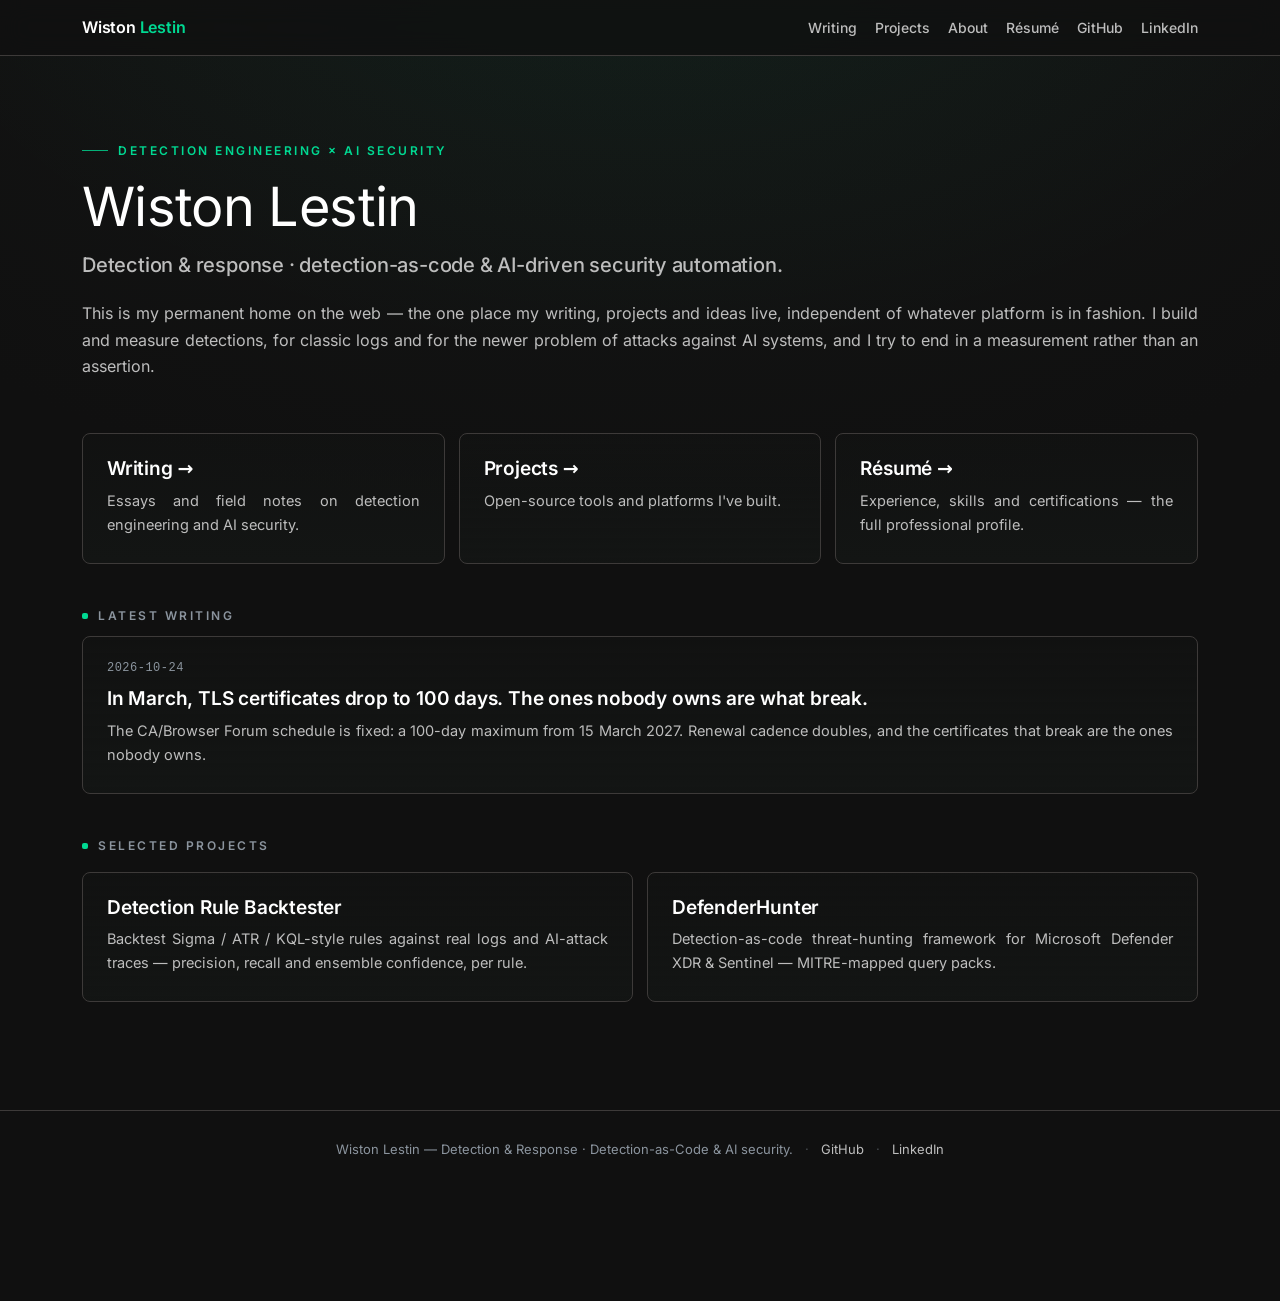
<file: index.html>
<!doctype html>
<html lang="en">
<head>
  <meta charset="utf-8">
  <meta name="viewport" content="width=device-width, initial-scale=1">
  <title>Wiston Lestin — Detection engineering &amp; AI security</title>
  <meta name="description" content="Wiston Lestin — detection & response, detection-as-code and AI-driven security automation. Writing, projects, and ideas, in one permanent home.">
  <link rel="icon" href="data:image/svg+xml,<svg xmlns='http://www.w3.org/2000/svg' viewBox='0 0 100 100'><text y='.9em' font-size='90'>🛰️</text></svg>">
  <link rel="alternate" type="application/rss+xml" title="Wiston Lestin — Writing" href="/feed.xml">
  <link rel="stylesheet" href="/style.css">
</head>
<body>
  <header class="site">
    <div class="wrap wide">
      <a class="brand" href="/">Wiston <span class="dot">Lestin</span></a>
      <nav>
        <a href="/writing.html">Writing</a>
        <a href="/projects.html">Projects</a>
        <a href="/about.html">About</a>
        <a href="/resume.html">Résumé</a>
        <a href="https://github.com/wislest">GitHub</a>
        <a href="https://www.linkedin.com/in/wiston-lestin">LinkedIn</a>
      </nav>
    </div>
  </header>

  <main>
    <div class="wrap wide">
      <section class="hero">
        <p class="eyebrow">Detection engineering × AI security</p>
        <h1>Wiston Lestin</h1>
        <p class="role">Detection &amp; response · detection-as-code &amp; AI-driven security automation.</p>
        <p>This is my permanent home on the web — the one place my writing, projects and
        ideas live, independent of whatever platform is in fashion. I build and measure
        detections, for classic logs and for the newer problem of attacks against AI
        systems, and I try to end in a measurement rather than an assertion.</p>
      </section>

      <div class="grid three">
        <a class="card" href="/writing.html">
          <h3>Writing →</h3>
          <p class="excerpt">Essays and field notes on detection engineering and AI security.</p>
        </a>
        <a class="card" href="/projects.html">
          <h3>Projects →</h3>
          <p class="excerpt">Open-source tools and platforms I've built.</p>
        </a>
        <a class="card" href="/resume.html">
          <h3>Résumé →</h3>
          <p class="excerpt">Experience, skills and certifications — the full professional profile.</p>
        </a>
      </div>

      <p class="section-label">Latest writing</p>
      <a class="card" href="/posts/certificates-100-days-march-2027.html">
        <div class="date mono">2026-10-24</div>
        <h3>In March, TLS certificates drop to 100 days. The ones nobody owns are what break.</h3>
        <p class="excerpt">The CA/Browser Forum schedule is fixed: a 100-day maximum from 15 March 2027. Renewal cadence doubles, and the certificates that break are the ones nobody owns.</p>
      </a>

      <p class="section-label">Selected projects</p>
      <div class="grid two">
        <a class="card" href="/projects.html">
          <h3>Detection Rule Backtester</h3>
          <p class="excerpt">Backtest Sigma / ATR / KQL-style rules against real logs and AI-attack traces — precision, recall and ensemble confidence, per rule.</p>
        </a>
        <a class="card" href="/projects.html">
          <h3>DefenderHunter</h3>
          <p class="excerpt">Detection-as-code threat-hunting framework for Microsoft Defender XDR &amp; Sentinel — MITRE-mapped query packs.</p>
        </a>
      </div>
    </div>
  </main>

  <footer class="site">
    <div class="wrap wide">
      <span>Wiston Lestin — Detection &amp; Response · Detection-as-Code &amp; AI security.</span>
      <span class="sep">·</span>
      <a href="https://github.com/wislest">GitHub</a>
      <span class="sep">·</span>
      <a href="https://www.linkedin.com/in/wiston-lestin">LinkedIn</a>
    </div>
  </footer>
</body>
</html>
</file>
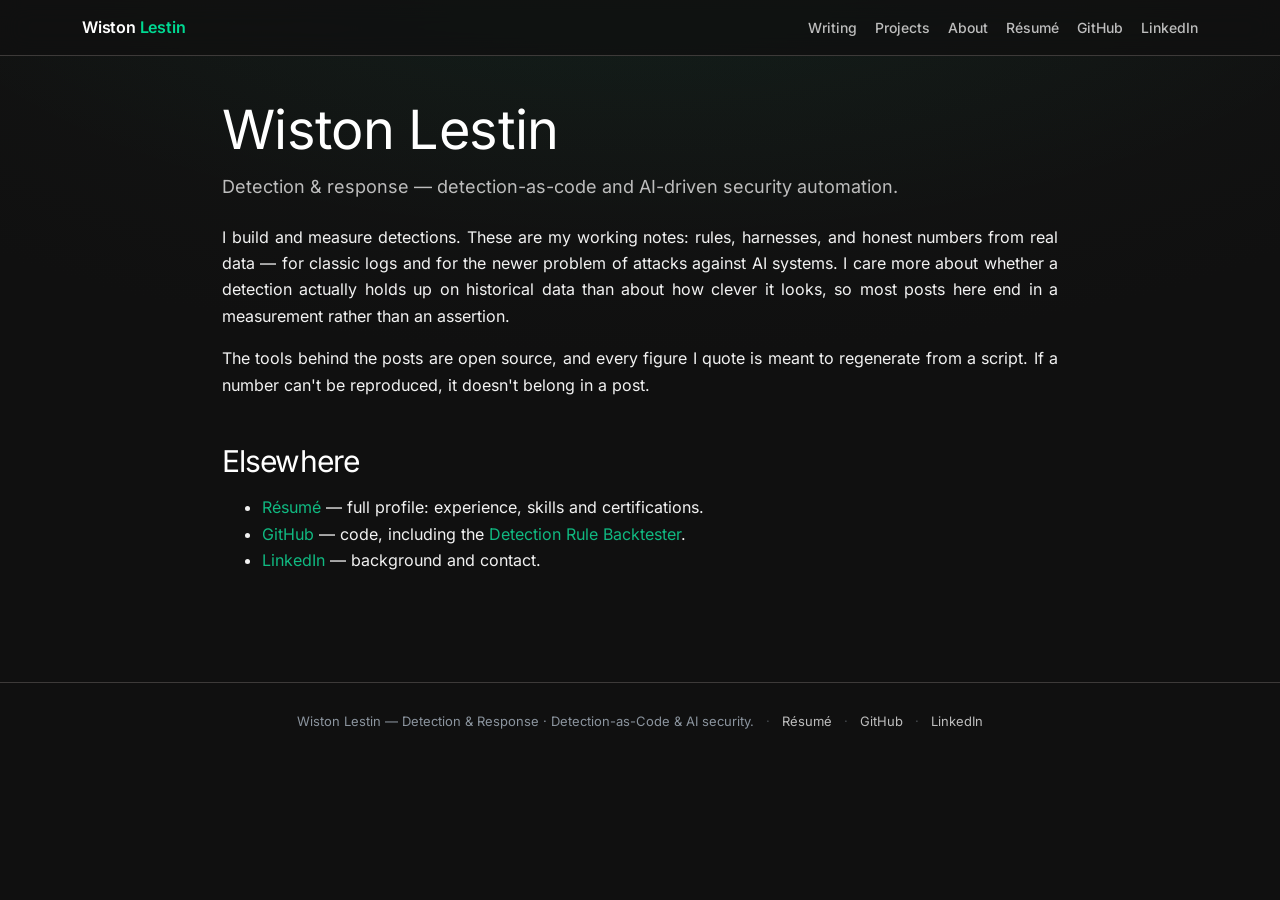
<file: about.html>
<!doctype html>
<html lang="en">
<head>
  <meta charset="utf-8">
  <meta name="viewport" content="width=device-width, initial-scale=1">
  <title>About — Wiston Lestin</title>
  <meta name="description" content="Wiston Lestin — detection & response, detection-as-code and AI-driven security automation.">
  <link rel="icon" href="data:image/svg+xml,<svg xmlns='http://www.w3.org/2000/svg' viewBox='0 0 100 100'><text y='.9em' font-size='90'>🛰️</text></svg>">
  <link rel="alternate" type="application/rss+xml" title="Wiston Lestin — Writing" href="/feed.xml">
  <link rel="stylesheet" href="/style.css">
</head>
<body>
  <header class="site">
    <div class="wrap wide">
      <a class="brand" href="/">Wiston <span class="dot">Lestin</span></a>
      <nav>
        <a href="/writing.html">Writing</a>
        <a href="/projects.html">Projects</a>
        <a href="/about.html">About</a>
        <a href="/resume.html">Résumé</a>
        <a href="https://github.com/wislest">GitHub</a>
        <a href="https://www.linkedin.com/in/wiston-lestin">LinkedIn</a>
      </nav>
    </div>
  </header>

  <main>
    <div class="wrap reading">
      <h1>Wiston Lestin</h1>
      <p class="lede">Detection &amp; response — detection-as-code and AI-driven security automation.</p>

      <p>I build and measure detections. These are my working notes: rules,
      harnesses, and honest numbers from real data — for classic logs and for the
      newer problem of attacks against AI systems. I care more about whether a
      detection actually holds up on historical data than about how clever it
      looks, so most posts here end in a measurement rather than an assertion.</p>

      <p>The tools behind the posts are open source, and every figure I quote is
      meant to regenerate from a script. If a number can't be reproduced, it
      doesn't belong in a post.</p>

      <h2>Elsewhere</h2>
      <ul>
        <li><a href="/resume.html">Résumé</a> — full profile: experience, skills and certifications.</li>
        <li><a href="https://github.com/wislest">GitHub</a> — code, including the <a href="https://github.com/wislest/detection-rule-backtester">Detection Rule Backtester</a>.</li>
        <li><a href="https://www.linkedin.com/in/wiston-lestin">LinkedIn</a> — background and contact.</li>
      </ul>
    </div>
  </main>

  <footer class="site">
    <div class="wrap wide">
      <span>Wiston Lestin — Detection &amp; Response · Detection-as-Code &amp; AI security.</span>
      <span class="sep">·</span>
      <a href="/resume.html">Résumé</a>
      <span class="sep">·</span>
      <a href="https://github.com/wislest">GitHub</a>
      <span class="sep">·</span>
      <a href="https://www.linkedin.com/in/wiston-lestin">LinkedIn</a>
    </div>
  </footer>
</body>
</html>
</file>
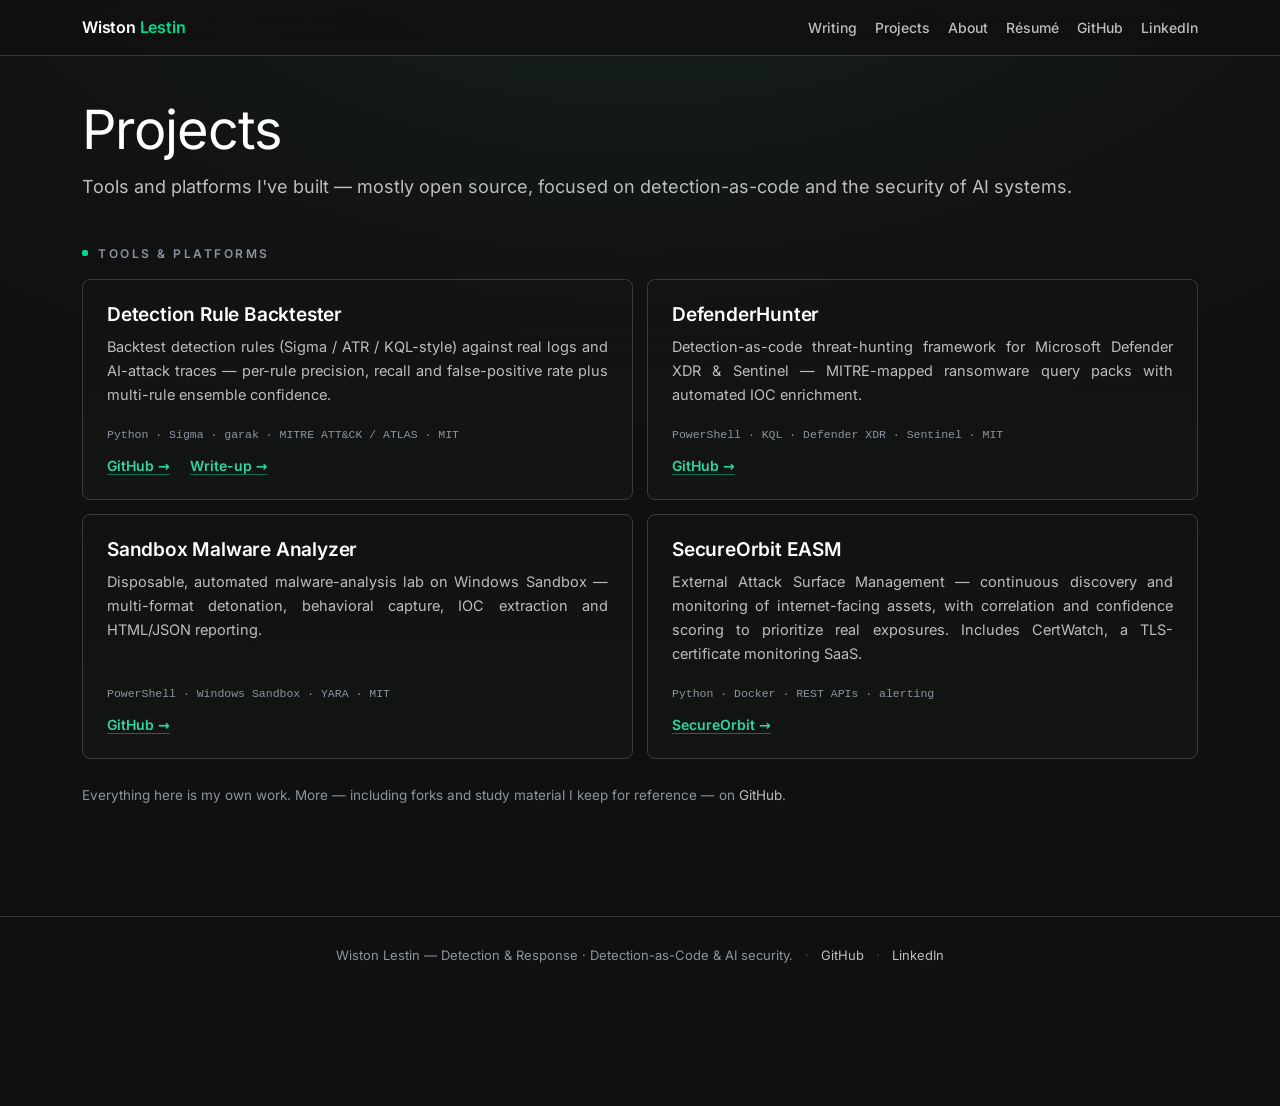
<file: projects.html>
<!doctype html>
<html lang="en">
<head>
  <meta charset="utf-8">
  <meta name="viewport" content="width=device-width, initial-scale=1">
  <title>Projects — Wiston Lestin</title>
  <meta name="description" content="Open-source security tools and platforms built by Wiston Lestin — detection-as-code, AI security, and threat detection.">
  <link rel="icon" href="data:image/svg+xml,<svg xmlns='http://www.w3.org/2000/svg' viewBox='0 0 100 100'><text y='.9em' font-size='90'>🛰️</text></svg>">
  <link rel="alternate" type="application/rss+xml" title="Wiston Lestin — Writing" href="/feed.xml">
  <link rel="stylesheet" href="/style.css">
</head>
<body>
  <header class="site">
    <div class="wrap wide">
      <a class="brand" href="/">Wiston <span class="dot">Lestin</span></a>
      <nav>
        <a href="/writing.html">Writing</a>
        <a href="/projects.html">Projects</a>
        <a href="/about.html">About</a>
        <a href="/resume.html">Résumé</a>
        <a href="https://github.com/wislest">GitHub</a>
        <a href="https://www.linkedin.com/in/wiston-lestin">LinkedIn</a>
      </nav>
    </div>
  </header>

  <main>
    <div class="wrap wide">
      <h1>Projects</h1>
      <p class="lede">Tools and platforms I've built — mostly open source, focused on detection-as-code and the security of AI systems.</p>

      <p class="section-label">Tools &amp; platforms</p>
      <div class="grid two">
        <article class="card flat">
          <h3>Detection Rule Backtester</h3>
          <p class="excerpt">Backtest detection rules (Sigma / ATR / KQL-style) against real logs and AI-attack traces — per-rule precision, recall and false-positive rate plus multi-rule ensemble confidence.</p>
          <p class="tech mono">Python · Sigma · garak · MITRE ATT&amp;CK / ATLAS · MIT</p>
          <p class="links">
            <a href="https://github.com/wislest/detection-rule-backtester">GitHub →</a>
            <a href="/posts/backtesting-detection-rules.html">Write-up →</a>
          </p>
        </article>

        <article class="card flat">
          <h3>DefenderHunter</h3>
          <p class="excerpt">Detection-as-code threat-hunting framework for Microsoft Defender XDR &amp; Sentinel — MITRE-mapped ransomware query packs with automated IOC enrichment.</p>
          <p class="tech mono">PowerShell · KQL · Defender XDR · Sentinel · MIT</p>
          <p class="links"><a href="https://github.com/wislest/DefenderHunter">GitHub →</a></p>
        </article>

        <article class="card flat">
          <h3>Sandbox Malware Analyzer</h3>
          <p class="excerpt">Disposable, automated malware-analysis lab on Windows Sandbox — multi-format detonation, behavioral capture, IOC extraction and HTML/JSON reporting.</p>
          <p class="tech mono">PowerShell · Windows Sandbox · YARA · MIT</p>
          <p class="links"><a href="https://github.com/wislest/sandbox-malware-analyzer">GitHub →</a></p>
        </article>

        <article class="card flat">
          <h3>SecureOrbit EASM</h3>
          <p class="excerpt">External Attack Surface Management — continuous discovery and monitoring of internet-facing assets, with correlation and confidence scoring to prioritize real exposures. Includes CertWatch, a TLS-certificate monitoring SaaS.</p>
          <p class="tech mono">Python · Docker · REST APIs · alerting</p>
          <p class="links"><a href="https://secureorbit.cloud">SecureOrbit →</a></p>
        </article>
      </div>

      <p class="footnote" style="margin-top:24px">Everything here is my own work. More — including forks and study material I keep for reference — on <a href="https://github.com/wislest">GitHub</a>.</p>
    </div>
  </main>

  <footer class="site">
    <div class="wrap wide">
      <span>Wiston Lestin — Detection &amp; Response · Detection-as-Code &amp; AI security.</span>
      <span class="sep">·</span>
      <a href="https://github.com/wislest">GitHub</a>
      <span class="sep">·</span>
      <a href="https://www.linkedin.com/in/wiston-lestin">LinkedIn</a>
    </div>
  </footer>
</body>
</html>
</file>
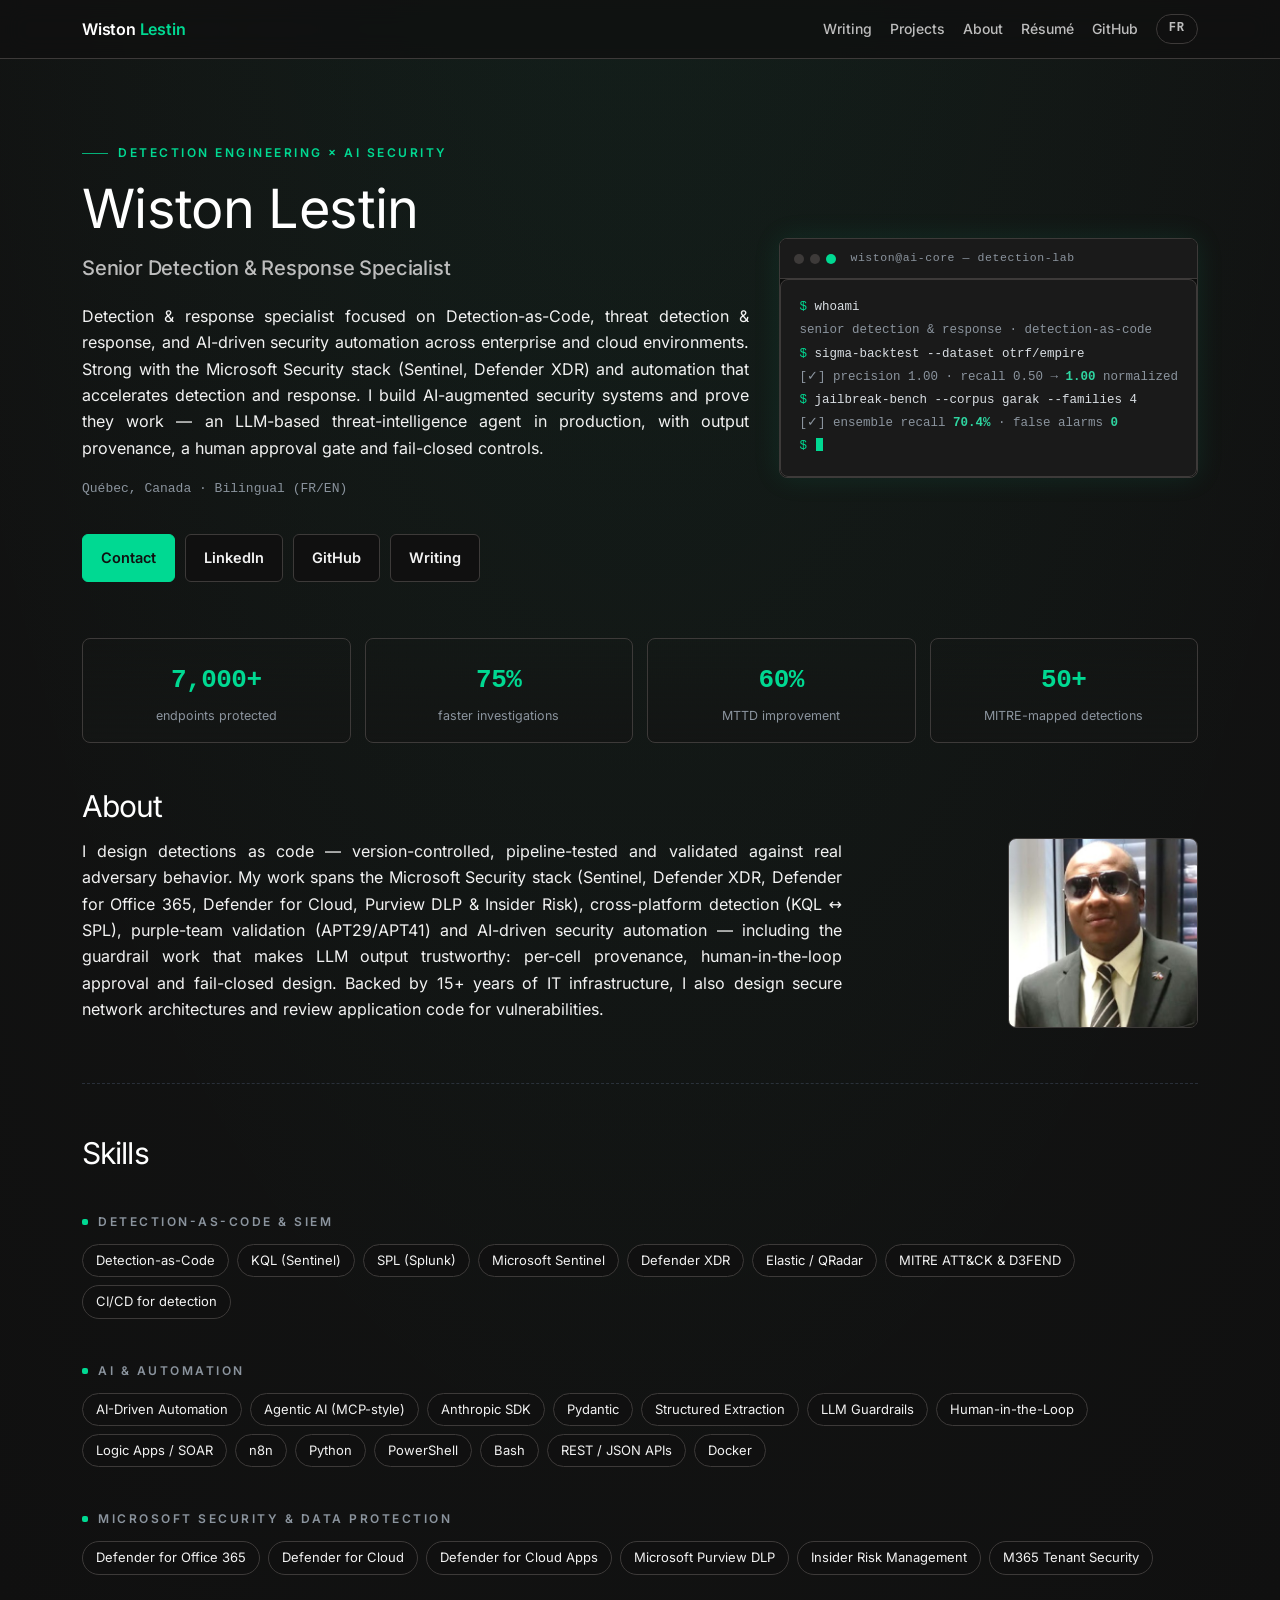
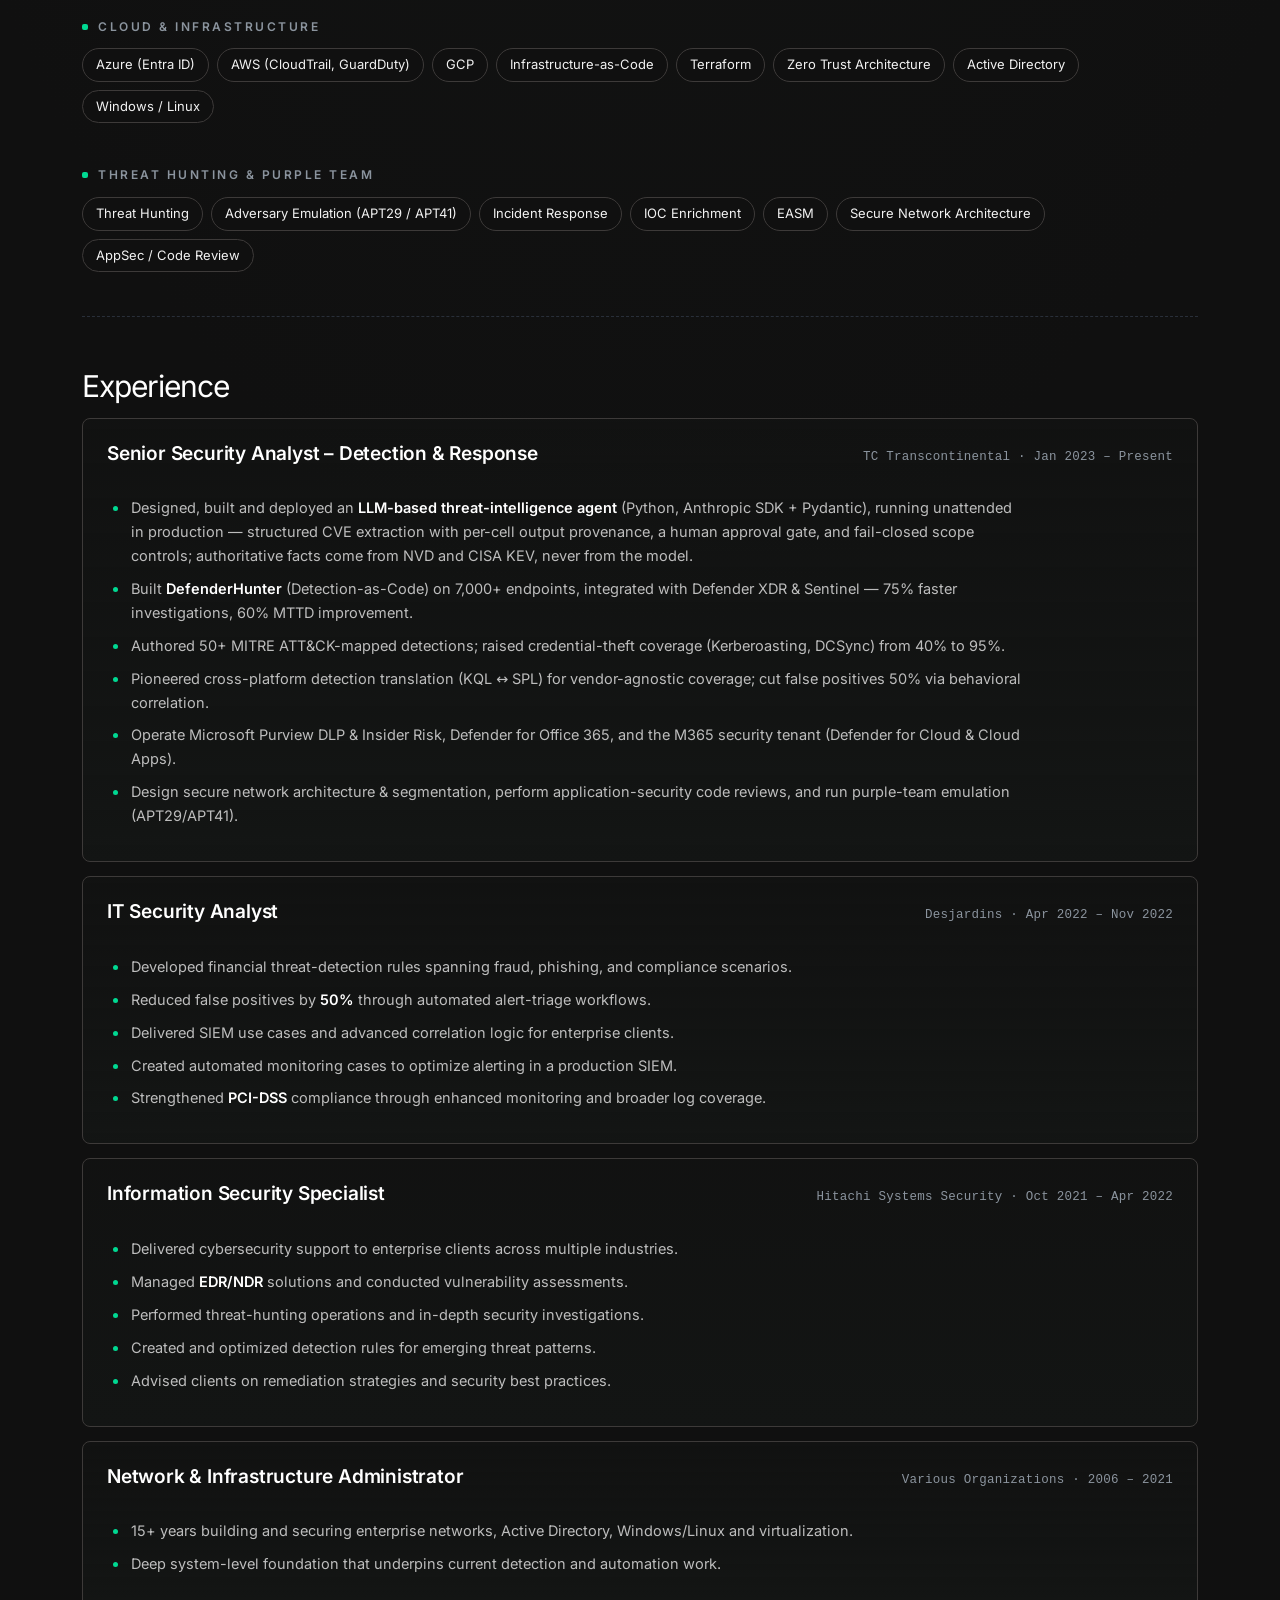
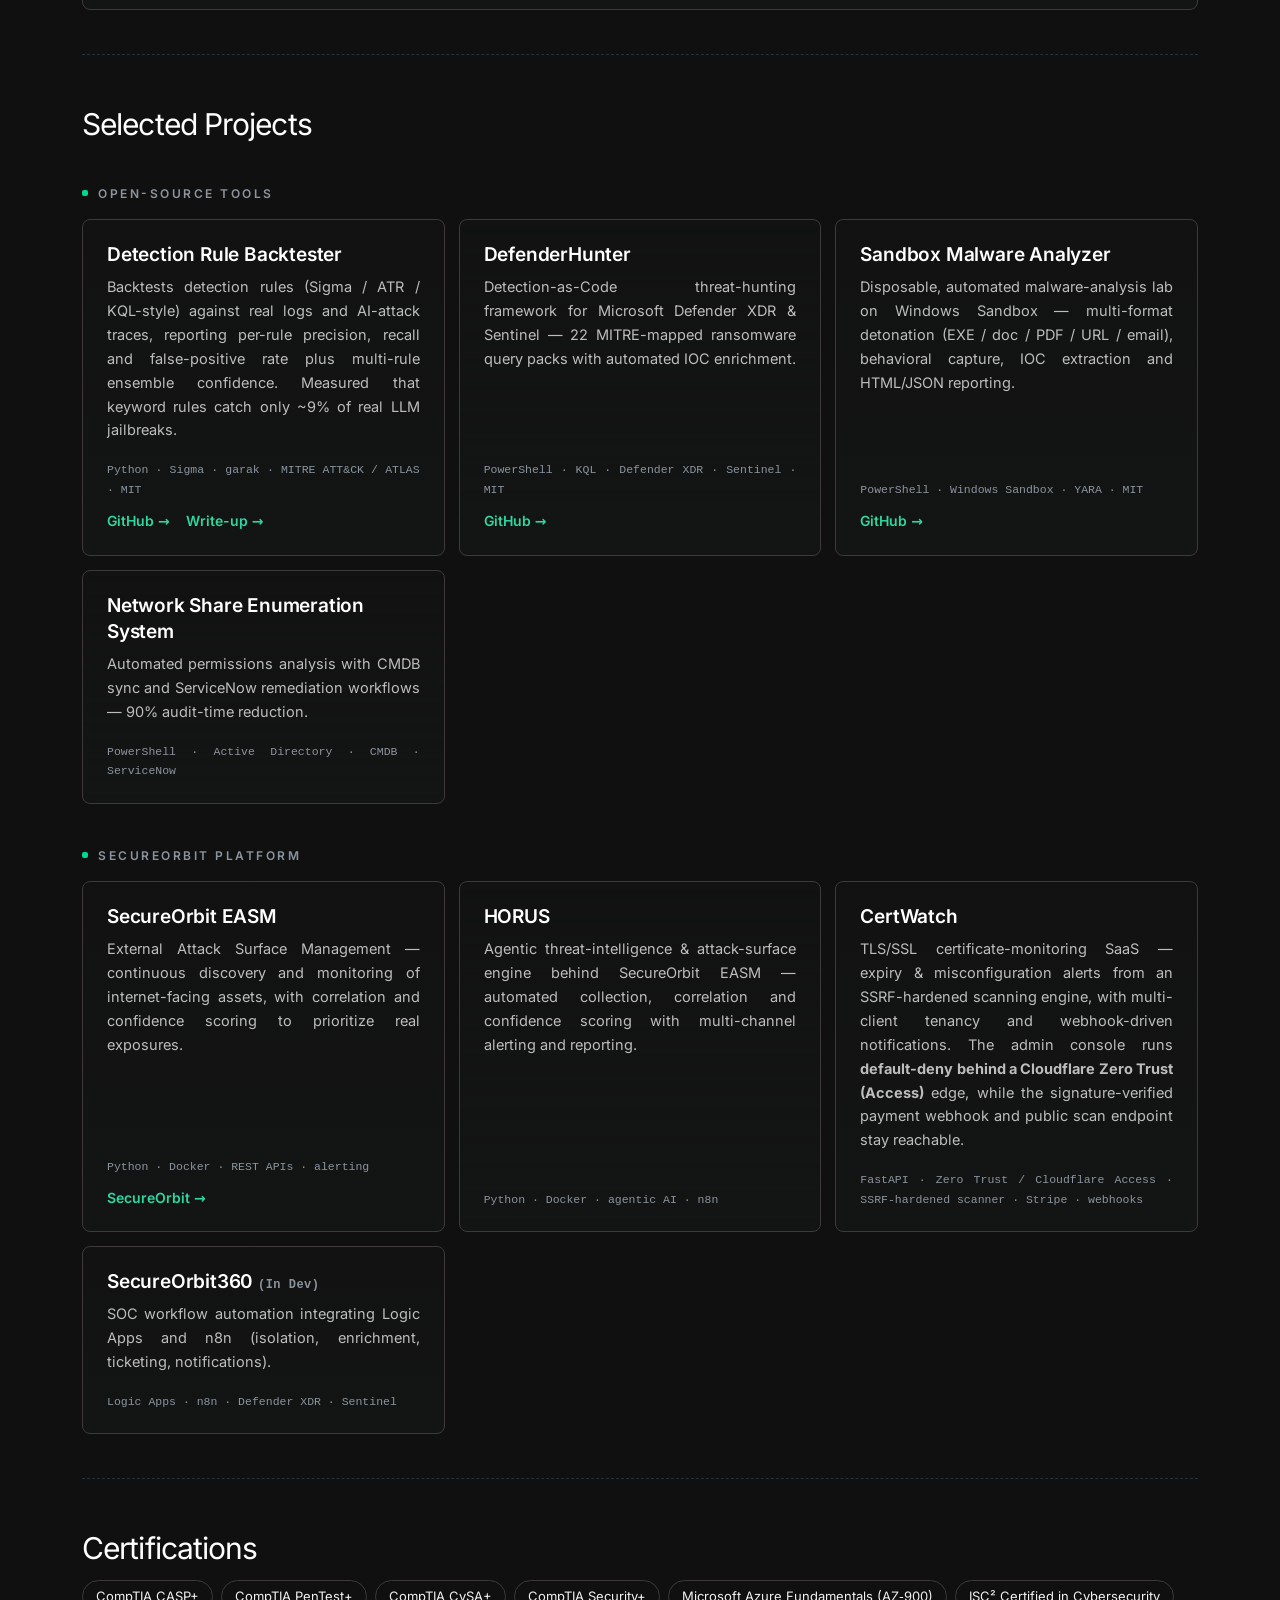
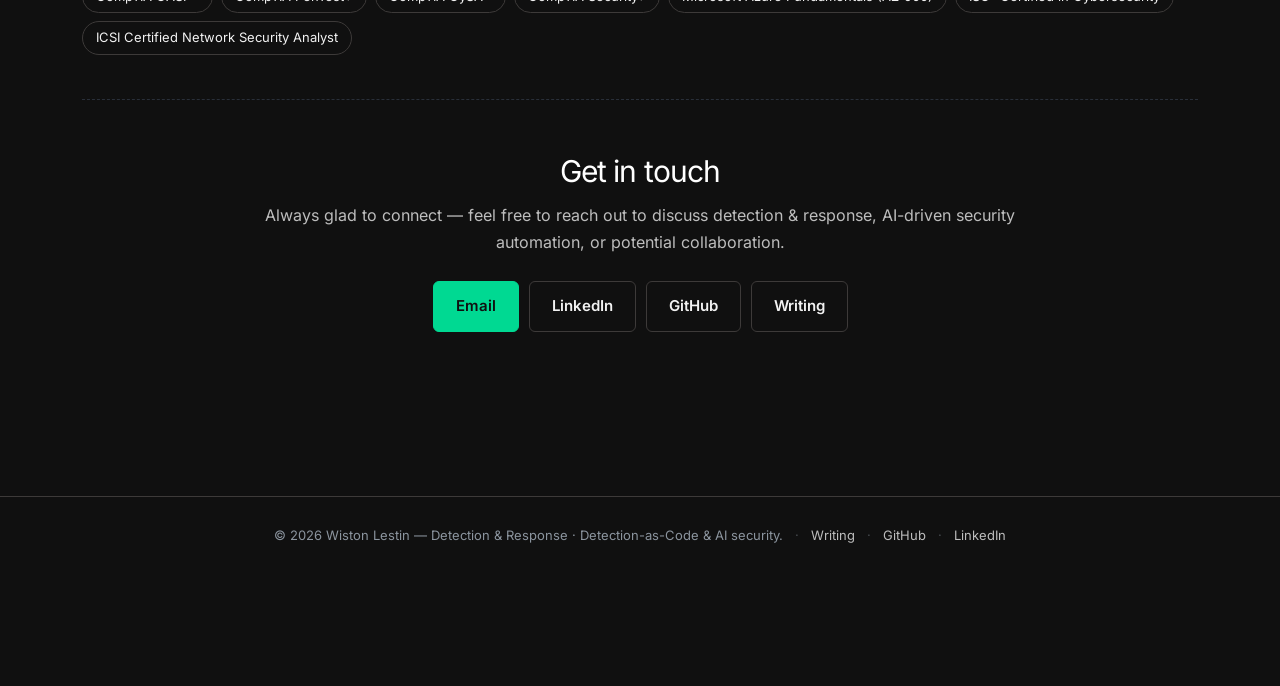
<file: resume.html>
<!doctype html>
<html lang="en">
<head>
  <meta charset="utf-8">
  <meta name="viewport" content="width=device-width, initial-scale=1">
  <title>Résumé — Wiston Lestin</title>
  <meta name="description" content="Wiston Lestin — Senior Detection &amp; Response Specialist. Résumé: experience, skills, projects and certifications. Detection-as-Code &amp; AI-driven security automation. Bilingual (FR/EN).">
  <link rel="icon" href="data:image/svg+xml,<svg xmlns='http://www.w3.org/2000/svg' viewBox='0 0 100 100'><text y='.9em' font-size='90'>🛰️</text></svg>">
  <link rel="alternate" type="application/rss+xml" title="Wiston Lestin — Writing" href="/feed.xml">
  <link rel="stylesheet" href="/style.css">
  <script type="application/ld+json">
  {"@context":"https://schema.org","@type":"Person","name":"Wiston Lestin","jobTitle":"Senior Detection & Response Specialist","url":"https://wistonlestin.com/resume.html","sameAs":["https://www.linkedin.com/in/wiston-lestin","https://github.com/wislest"],"knowsAbout":["Detection-as-Code","Threat Detection and Response","Security Automation","Microsoft Sentinel","Microsoft Defender XDR","Microsoft Purview DLP","Insider Risk Management","AI-driven security automation","MITRE ATT&CK","Purple Teaming","KQL","SPL","LLM security guardrails","AI output validation","Agentic AI"],"knowsLanguage":["en","fr"]}
  </script>
</head>
<body>
  <header class="site">
    <div class="wrap wide">
      <a class="brand" href="/">Wiston <span class="dot">Lestin</span></a>
      <nav>
        <a href="/writing.html">Writing</a>
        <a href="/projects.html">Projects</a>
        <a href="/about.html">About</a>
        <a href="/resume.html">Résumé</a>
        <a href="https://github.com/wislest">GitHub</a>
        <button id="langToggle" class="lang-btn" type="button">FR</button>
      </nav>
    </div>
  </header>

  <main>
    <div class="wrap wide">
      <section class="hero">
        <div class="hero-grid">
          <div>
            <p class="eyebrow">Detection engineering × AI security</p>
            <h1>Wiston Lestin</h1>
            <p class="role">
              <span data-i18n="role-en">Senior Detection &amp; Response Specialist</span>
              <span class="hidden" data-i18n="role-fr">Spécialiste principal en détection et réponse</span>
            </p>
            <p>
              <span data-i18n="summary-en">Detection &amp; response specialist focused on Detection-as-Code, threat detection &amp; response, and AI-driven security automation across enterprise and cloud environments. Strong with the Microsoft Security stack (Sentinel, Defender XDR) and automation that accelerates detection and response. I build AI-augmented security systems and prove they work — an LLM-based threat-intelligence agent in production, with output provenance, a human approval gate and fail-closed controls.</span>
              <span class="hidden" data-i18n="summary-fr">Spécialiste en détection et réponse, axé sur la détection programmable (Detection-as-Code), la détection et réponse aux menaces, et automatisation de la sécurité par IA dans les environnements d’entreprise et infonuagiques. Maîtrise de la pile Microsoft Security (Sentinel, Defender XDR) et d’automatisations qui accélèrent la détection et la réponse. Je construis des systèmes de sécurité augmentés par l’IA — et je prouve qu’ils fonctionnent : un agent de renseignement sur les menaces fondé sur un LLM en production, avec provenance des sorties, porte d’approbation humaine et contrôles à défaillance fermée.</span>
            </p>
            <p class="meta">
              <span data-i18n="avail-en">Québec, Canada · Bilingual (FR/EN)</span>
              <span class="hidden" data-i18n="avail-fr">Québec, Canada · Bilingue (FR/EN)</span>
            </p>
            <div class="btns">
              <a href="#contact" class="btn primary">Contact</a>
              <a href="https://www.linkedin.com/in/wiston-lestin" target="_blank" rel="noopener" class="btn">LinkedIn</a>
              <a href="https://github.com/wislest" target="_blank" rel="noopener" class="btn">GitHub</a>
              <a href="/writing.html" class="btn">Writing</a>
            </div>
          </div>
          <div class="term" aria-label="Terminal">
            <div class="term-bar"><span class="d"></span><span class="d"></span><span class="d g"></span><span class="title">wiston@ai-core — detection-lab</span></div>
            <pre class="term-body"><span class="p">$</span> whoami
<span class="c">senior detection &amp; response · detection-as-code</span>
<span class="p">$</span> sigma-backtest --dataset otrf/empire
<span class="c">[✓] precision 1.00 · recall 0.50 → <span class="k">1.00</span> normalized</span>
<span class="p">$</span> jailbreak-bench --corpus garak --families 4
<span class="c">[✓] ensemble recall <span class="k">70.4%</span> · false alarms <span class="k">0</span></span>
<span class="p">$</span> <span class="caret"></span></pre>
          </div>
        </div>
      </section>

      <div class="stats">
        <div class="stat"><div class="n">7,000+</div><div class="l"><span data-i18n="m1-en">endpoints protected</span><span class="hidden" data-i18n="m1-fr">postes protégés</span></div></div>
        <div class="stat"><div class="n">75%</div><div class="l"><span data-i18n="m2-en">faster investigations</span><span class="hidden" data-i18n="m2-fr">investigations plus rapides</span></div></div>
        <div class="stat"><div class="n">60%</div><div class="l"><span data-i18n="m3-en">MTTD improvement</span><span class="hidden" data-i18n="m3-fr">amélioration du MTTD</span></div></div>
        <div class="stat"><div class="n">50+</div><div class="l"><span data-i18n="m4-en">MITRE-mapped detections</span><span class="hidden" data-i18n="m4-fr">détections alignées MITRE</span></div></div>
      </div>

      <section id="about">
        <h2><span data-i18n="about-title-en">About</span><span class="hidden" data-i18n="about-title-fr">À propos</span></h2>
        <div class="about-grid">
        <p>
          <span data-i18n="about-en">I design detections as code — version-controlled, pipeline-tested and validated against real adversary behavior. My work spans the Microsoft Security stack (Sentinel, Defender XDR, Defender for Office 365, Defender for Cloud, Purview DLP &amp; Insider Risk), cross-platform detection (KQL ↔ SPL), purple-team validation (APT29/APT41) and AI-driven security automation — including the guardrail work that makes LLM output trustworthy: per-cell provenance, human-in-the-loop approval and fail-closed design. Backed by 15+ years of IT infrastructure, I also design secure network architectures and review application code for vulnerabilities.</span>
          <span class="hidden" data-i18n="about-fr">Je conçois les détections comme du code — versionnées, testées en pipelines et validées contre le comportement réel des attaquants. Mon travail couvre la pile Microsoft Security (Sentinel, Defender XDR, Defender for Office 365, Defender for Cloud, Purview DLP &amp; Insider Risk), la détection multiplateforme (KQL ↔ SPL), la validation par équipe violette (APT29/APT41) et l’automatisation de la sécurité par IA — dont les garde-fous qui rendent fiable la sortie d’un LLM : provenance par cellule, approbation humaine dans la boucle et conception à défaillance fermée. Fort de plus de 15 ans en infrastructure TI, je conçois aussi des architectures réseau sécurisées et révise le code applicatif à la recherche de vulnérabilités.</span>
        </p>
        <img src="headshot.jpg" alt="Wiston Lestin headshot" class="headshot">
        </div>
      </section>

      <section id="skills">
        <h2><span data-i18n="skills-title-en">Skills</span><span class="hidden" data-i18n="skills-title-fr">Compétences</span></h2>

        <p class="section-label"><span data-i18n="skg1-en">Detection-as-Code &amp; SIEM</span><span class="hidden" data-i18n="skg1-fr">Détection programmable &amp; GIES (SIEM)</span></p>
        <div class="chips">
          <span class="chip">Detection-as-Code</span>
          <span class="chip">KQL (Sentinel)</span>
          <span class="chip">SPL (Splunk)</span>
          <span class="chip">Microsoft Sentinel</span>
          <span class="chip">Defender XDR</span>
          <span class="chip">Elastic / QRadar</span>
          <span class="chip">MITRE ATT&amp;CK &amp; D3FEND</span>
          <span class="chip"><span data-i18n="sk-cicd-en">CI/CD for detection</span><span class="hidden" data-i18n="sk-cicd-fr">CI/CD de détection</span></span>
        </div>

        <p class="section-label"><span data-i18n="skg2-en">AI &amp; Automation</span><span class="hidden" data-i18n="skg2-fr">IA &amp; automatisation</span></p>
        <div class="chips">
          <span class="chip"><span data-i18n="sk-aiauto-en">AI-Driven Automation</span><span class="hidden" data-i18n="sk-aiauto-fr">Automatisation par IA</span></span>
          <span class="chip">Agentic AI (MCP-style)</span>
          <span class="chip">Anthropic SDK</span>
          <span class="chip">Pydantic</span>
          <span class="chip"><span data-i18n="sk-struct-en">Structured Extraction</span><span class="hidden" data-i18n="sk-struct-fr">Extraction structurée</span></span>
          <span class="chip"><span data-i18n="sk-guard-en">LLM Guardrails</span><span class="hidden" data-i18n="sk-guard-fr">Garde-fous LLM</span></span>
          <span class="chip"><span data-i18n="sk-hitl-en">Human-in-the-Loop</span><span class="hidden" data-i18n="sk-hitl-fr">Humain dans la boucle</span></span>
          <span class="chip">Logic Apps / SOAR</span>
          <span class="chip">n8n</span>
          <span class="chip">Python</span>
          <span class="chip">PowerShell</span>
          <span class="chip">Bash</span>
          <span class="chip">REST / JSON APIs</span>
          <span class="chip">Docker</span>
        </div>

        <p class="section-label"><span data-i18n="skg3-en">Microsoft Security &amp; Data Protection</span><span class="hidden" data-i18n="skg3-fr">Microsoft Security &amp; protection des données</span></p>
        <div class="chips">
          <span class="chip">Defender for Office 365</span>
          <span class="chip">Defender for Cloud</span>
          <span class="chip">Defender for Cloud Apps</span>
          <span class="chip">Microsoft Purview DLP</span>
          <span class="chip"><span data-i18n="sk-irisk-en">Insider Risk Management</span><span class="hidden" data-i18n="sk-irisk-fr">Gestion des risques internes</span></span>
          <span class="chip"><span data-i18n="sk-tenant-en">M365 Tenant Security</span><span class="hidden" data-i18n="sk-tenant-fr">Sécurité du locataire M365</span></span>
        </div>

        <p class="section-label"><span data-i18n="skg4-en">Cloud &amp; Infrastructure</span><span class="hidden" data-i18n="skg4-fr">Infonuagique &amp; infrastructure</span></p>
        <div class="chips">
          <span class="chip">Azure (Entra ID)</span>
          <span class="chip">AWS (CloudTrail, GuardDuty)</span>
          <span class="chip">GCP</span>
          <span class="chip">Infrastructure-as-Code</span>
          <span class="chip">Terraform</span>
          <span class="chip">Zero Trust Architecture</span>
          <span class="chip">Active Directory</span>
          <span class="chip">Windows / Linux</span>
        </div>

        <p class="section-label"><span data-i18n="skg5-en">Threat Hunting &amp; Purple Team</span><span class="hidden" data-i18n="skg5-fr">Chasse aux menaces &amp; équipe violette</span></p>
        <div class="chips">
          <span class="chip"><span data-i18n="sk-hunt-en">Threat Hunting</span><span class="hidden" data-i18n="sk-hunt-fr">Chasse aux menaces</span></span>
          <span class="chip">Adversary Emulation (APT29 / APT41)</span>
          <span class="chip"><span data-i18n="sk-ir-en">Incident Response</span><span class="hidden" data-i18n="sk-ir-fr">Réponse aux incidents</span></span>
          <span class="chip">IOC Enrichment</span>
          <span class="chip">EASM</span>
          <span class="chip"><span data-i18n="sk-net-en">Secure Network Architecture</span><span class="hidden" data-i18n="sk-net-fr">Architecture réseau sécurisée</span></span>
          <span class="chip">AppSec / Code Review</span>
        </div>
      </section>

      <section id="experience">
        <h2><span data-i18n="exp-title-en">Experience</span><span class="hidden" data-i18n="exp-title-fr">Expérience</span></h2>

        <div class="card flat xp">
          <div class="top">
            <h3><span data-i18n="exp1-title-en">Senior Security Analyst – Detection &amp; Response</span><span class="hidden" data-i18n="exp1-title-fr">Analyste principal en sécurité – Détection et réponse</span></h3>
            <span class="org"><span data-i18n="exp1-date-en">TC Transcontinental · Jan 2023 – Present</span><span class="hidden" data-i18n="exp1-date-fr">TC Transcontinental · Janv. 2023 – Présent</span></span>
          </div>
          <ul>
            <li><span data-i18n="exp1-b0-en">Designed, built and deployed an <strong>LLM-based threat-intelligence agent</strong> (Python, Anthropic SDK + Pydantic), running unattended in production — structured CVE extraction with per-cell output provenance, a human approval gate, and fail-closed scope controls; authoritative facts come from NVD and CISA KEV, never from the model.</span><span class="hidden" data-i18n="exp1-b0-fr">Conception, développement et mise en production d’un <strong>agent de renseignement sur les menaces fondé sur un LLM</strong> (Python, SDK Anthropic + Pydantic), en exploitation autonome — extraction structurée de CVE avec provenance par cellule, porte d’approbation humaine et contrôles de portée à défaillance fermée ; les faits autoritaires proviennent de NVD et CISA KEV, jamais du modèle.</span></li>
            <li><span data-i18n="exp1-b1-en">Built <strong>DefenderHunter</strong> (Detection-as-Code) on 7,000+ endpoints, integrated with Defender XDR &amp; Sentinel — 75% faster investigations, 60% MTTD improvement.</span><span class="hidden" data-i18n="exp1-b1-fr">Conception de <strong>DefenderHunter</strong> (Detection-as-Code) sur plus de 7 000 postes, intégré à Defender XDR et Sentinel — investigations 75 % plus rapides, MTTD amélioré de 60 %.</span></li>
            <li><span data-i18n="exp1-b2-en">Authored 50+ MITRE ATT&amp;CK-mapped detections; raised credential-theft coverage (Kerberoasting, DCSync) from 40% to 95%.</span><span class="hidden" data-i18n="exp1-b2-fr">Rédaction de plus de 50 détections alignées sur MITRE ATT&amp;CK ; couverture du vol d’identifiants (Kerberoasting, DCSync) portée de 40 % à 95 %.</span></li>
            <li><span data-i18n="exp1-b3-en">Pioneered cross-platform detection translation (KQL ↔ SPL) for vendor-agnostic coverage; cut false positives 50% via behavioral correlation.</span><span class="hidden" data-i18n="exp1-b3-fr">Mise au point de la traduction de détections multiplateforme (KQL ↔ SPL) pour une couverture indépendante du fournisseur ; faux positifs réduits de 50 % par corrélation comportementale.</span></li>
            <li><span data-i18n="exp1-b4-en">Operate Microsoft Purview DLP &amp; Insider Risk, Defender for Office 365, and the M365 security tenant (Defender for Cloud &amp; Cloud Apps).</span><span class="hidden" data-i18n="exp1-b4-fr">Exploitation de Microsoft Purview DLP et Insider Risk, Defender for Office 365 et du locataire de sécurité M365 (Defender for Cloud et Cloud Apps).</span></li>
            <li><span data-i18n="exp1-b5-en">Design secure network architecture &amp; segmentation, perform application-security code reviews, and run purple-team emulation (APT29/APT41).</span><span class="hidden" data-i18n="exp1-b5-fr">Conception d’architectures réseau sécurisées et de segmentation, revues de code de sécurité applicative, et émulation en équipe violette (APT29/APT41).</span></li>
          </ul>
        </div>

        <div class="card flat xp">
          <div class="top">
            <h3><span data-i18n="exp2-title-en">IT Security Analyst</span><span class="hidden" data-i18n="exp2-title-fr">Analyste en sécurité TI</span></h3>
            <span class="org"><span data-i18n="exp2-date-en">Desjardins · Apr 2022 – Nov 2022</span><span class="hidden" data-i18n="exp2-date-fr">Desjardins · Avr. 2022 – Nov. 2022</span></span>
          </div>
          <ul>
            <li><span data-i18n="exp2-b1-en">Developed financial threat-detection rules spanning fraud, phishing, and compliance scenarios.</span><span class="hidden" data-i18n="exp2-b1-fr">Développement de règles de détection des menaces financières couvrant la fraude, l’hameçonnage et la conformité.</span></li>
            <li><span data-i18n="exp2-b2-en">Reduced false positives by <strong>50%</strong> through automated alert-triage workflows.</span><span class="hidden" data-i18n="exp2-b2-fr">Réduction des faux positifs de <strong>50 %</strong> grâce à des flux de tri d’alertes automatisés.</span></li>
            <li><span data-i18n="exp2-b3-en">Delivered SIEM use cases and advanced correlation logic for enterprise clients.</span><span class="hidden" data-i18n="exp2-b3-fr">Livraison de cas d’usage SIEM et de logique de corrélation avancée pour des clients d’entreprise.</span></li>
            <li><span data-i18n="exp2-b4-en">Created automated monitoring cases to optimize alerting in a production SIEM.</span><span class="hidden" data-i18n="exp2-b4-fr">Création de cas de surveillance automatisés pour optimiser les alertes dans un SIEM en production.</span></li>
            <li><span data-i18n="exp2-b5-en">Strengthened <strong>PCI-DSS</strong> compliance through enhanced monitoring and broader log coverage.</span><span class="hidden" data-i18n="exp2-b5-fr">Renforcement de la conformité <strong>PCI-DSS</strong> par une surveillance accrue et une couverture de journaux élargie.</span></li>
          </ul>
        </div>

        <div class="card flat xp">
          <div class="top">
            <h3><span data-i18n="exp3-title-en">Information Security Specialist</span><span class="hidden" data-i18n="exp3-title-fr">Spécialiste en sécurité de l’information</span></h3>
            <span class="org"><span data-i18n="exp3-date-en">Hitachi Systems Security · Oct 2021 – Apr 2022</span><span class="hidden" data-i18n="exp3-date-fr">Hitachi Systems Security · Oct. 2021 – Avr. 2022</span></span>
          </div>
          <ul>
            <li><span data-i18n="exp3-b1-en">Delivered cybersecurity support to enterprise clients across multiple industries.</span><span class="hidden" data-i18n="exp3-b1-fr">Soutien en cybersécurité à des clients d’entreprise de divers secteurs.</span></li>
            <li><span data-i18n="exp3-b2-en">Managed <strong>EDR/NDR</strong> solutions and conducted vulnerability assessments.</span><span class="hidden" data-i18n="exp3-b2-fr">Gestion de solutions <strong>EDR/NDR</strong> et réalisation d’évaluations de vulnérabilités.</span></li>
            <li><span data-i18n="exp3-b3-en">Performed threat-hunting operations and in-depth security investigations.</span><span class="hidden" data-i18n="exp3-b3-fr">Réalisation d’opérations de chasse aux menaces et d’investigations de sécurité approfondies.</span></li>
            <li><span data-i18n="exp3-b4-en">Created and optimized detection rules for emerging threat patterns.</span><span class="hidden" data-i18n="exp3-b4-fr">Création et optimisation de règles de détection pour les schémas de menaces émergents.</span></li>
            <li><span data-i18n="exp3-b5-en">Advised clients on remediation strategies and security best practices.</span><span class="hidden" data-i18n="exp3-b5-fr">Conseil aux clients sur les stratégies de remédiation et les bonnes pratiques de sécurité.</span></li>
          </ul>
        </div>

        <div class="card flat xp">
          <div class="top">
            <h3><span data-i18n="exp4-title-en">Network &amp; Infrastructure Administrator</span><span class="hidden" data-i18n="exp4-title-fr">Administrateur réseau et infrastructure</span></h3>
            <span class="org"><span data-i18n="exp4-date-en">Various Organizations · 2006 – 2021</span><span class="hidden" data-i18n="exp4-date-fr">Diverses organisations · 2006 – 2021</span></span>
          </div>
          <ul>
            <li><span data-i18n="exp4-b1-en">15+ years building and securing enterprise networks, Active Directory, Windows/Linux and virtualization.</span><span class="hidden" data-i18n="exp4-b1-fr">Plus de 15 ans à bâtir et sécuriser des réseaux d’entreprise, Active Directory, Windows/Linux et la virtualisation.</span></li>
            <li><span data-i18n="exp4-b2-en">Deep system-level foundation that underpins current detection and automation work.</span><span class="hidden" data-i18n="exp4-b2-fr">Solide base au niveau système qui soutient le travail actuel de détection et d’automatisation.</span></li>
          </ul>
        </div>
      </section>

      <section id="projects">
        <h2><span data-i18n="proj-title-en">Selected Projects</span><span class="hidden" data-i18n="proj-title-fr">Projets sélectionnés</span></h2>

        <p class="section-label"><span data-i18n="proj-oss-en">Open-Source Tools</span><span class="hidden" data-i18n="proj-oss-fr">Outils open source</span></p>
        <div class="grid three">
          <div class="card">
            <h3>Detection Rule Backtester</h3>
            <p class="excerpt"><span data-i18n="pj-drb-en">Backtests detection rules (Sigma / ATR / KQL-style) against real logs and AI-attack traces, reporting per-rule precision, recall and false-positive rate plus multi-rule ensemble confidence. Measured that keyword rules catch only ~9% of real LLM jailbreaks.</span><span class="hidden" data-i18n="pj-drb-fr">Backteste des règles de détection (Sigma / ATR / type KQL) contre des journaux réels et des traces d’attaques IA, avec précision, rappel et taux de faux positifs par règle plus une confiance d’ensemble multi-règles. A mesuré que les règles par mots-clés n’attrapent qu’environ 9 % des vrais jailbreaks LLM.</span></p>
            <p class="tech">Python · Sigma · garak · MITRE ATT&amp;CK / ATLAS · MIT</p>
            <p class="links"><a href="https://github.com/wislest/detection-rule-backtester" target="_blank" rel="noopener">GitHub →</a><a href="/posts/backtesting-detection-rules.html">Write-up →</a></p>
          </div>
          <div class="card">
            <h3>DefenderHunter</h3>
            <p class="excerpt"><span data-i18n="pj-dh-en">Detection-as-Code threat-hunting framework for Microsoft Defender XDR &amp; Sentinel — 22 MITRE-mapped ransomware query packs with automated IOC enrichment.</span><span class="hidden" data-i18n="pj-dh-fr">Cadre de chasse aux menaces en Detection-as-Code pour Microsoft Defender XDR et Sentinel — 22 lots de requêtes rançongiciels alignés sur MITRE avec enrichissement automatisé des IOC.</span></p>
            <p class="tech">PowerShell · KQL · Defender XDR · Sentinel · MIT</p>
            <p class="links"><a href="https://github.com/wislest/DefenderHunter" target="_blank" rel="noopener">GitHub →</a></p>
          </div>
          <div class="card">
            <h3>Sandbox Malware Analyzer</h3>
            <p class="excerpt"><span data-i18n="pj-sb-en">Disposable, automated malware-analysis lab on Windows Sandbox — multi-format detonation (EXE / doc / PDF / URL / email), behavioral capture, IOC extraction and HTML/JSON reporting.</span><span class="hidden" data-i18n="pj-sb-fr">Laboratoire d’analyse de maliciels jetable et automatisé sur Windows Sandbox — détonation multiformat (EXE / doc / PDF / URL / courriel), capture comportementale, extraction d’IOC et rapports HTML/JSON.</span></p>
            <p class="tech">PowerShell · Windows Sandbox · YARA · MIT</p>
            <p class="links"><a href="https://github.com/wislest/sandbox-malware-analyzer" target="_blank" rel="noopener">GitHub →</a></p>
          </div>
          <div class="card">
            <h3>Network Share Enumeration System</h3>
            <p class="excerpt"><span data-i18n="pj-ns-en">Automated permissions analysis with CMDB sync and ServiceNow remediation workflows — 90% audit-time reduction.</span><span class="hidden" data-i18n="pj-ns-fr">Analyse automatisée des permissions avec synchronisation CMDB et flux de remédiation ServiceNow — 90 % de temps d’audit en moins.</span></p>
            <p class="tech">PowerShell · Active Directory · CMDB · ServiceNow</p>
          </div>
        </div>

        <p class="section-label"><span data-i18n="proj-so-en">SecureOrbit Platform</span><span class="hidden" data-i18n="proj-so-fr">Plateforme SecureOrbit</span></p>
        <div class="grid three">
          <div class="card">
            <h3>SecureOrbit EASM</h3>
            <p class="excerpt"><span data-i18n="pj-easm-en">External Attack Surface Management — continuous discovery and monitoring of internet-facing assets, with correlation and confidence scoring to prioritize real exposures.</span><span class="hidden" data-i18n="pj-easm-fr">Gestion de la surface d’attaque externe (EASM) — découverte et surveillance continues des actifs exposés sur Internet, avec corrélation et score de confiance pour prioriser les expositions réelles.</span></p>
            <p class="tech">Python · Docker · REST APIs · alerting</p>
            <p class="links"><a href="https://secureorbit.cloud" target="_blank" rel="noopener">SecureOrbit →</a></p>
          </div>
          <div class="card">
            <h3>HORUS</h3>
            <p class="excerpt"><span data-i18n="pj-horus-en">Agentic threat-intelligence &amp; attack-surface engine behind SecureOrbit EASM — automated collection, correlation and confidence scoring with multi-channel alerting and reporting.</span><span class="hidden" data-i18n="pj-horus-fr">Moteur agentique de renseignement sur les menaces et de surface d’attaque derrière SecureOrbit EASM — collecte, corrélation et score de confiance automatisés, avec alertes et rapports multicanaux.</span></p>
            <p class="tech">Python · Docker · agentic AI · n8n</p>
          </div>
          <div class="card">
            <h3>CertWatch</h3>
            <p class="excerpt"><span data-i18n="pj-cw-en">TLS/SSL certificate-monitoring SaaS — expiry &amp; misconfiguration alerts from an SSRF-hardened scanning engine, with multi-client tenancy and webhook-driven notifications. The admin console runs <strong>default-deny behind a Cloudflare Zero Trust (Access)</strong> edge, while the signature-verified payment webhook and public scan endpoint stay reachable.</span><span class="hidden" data-i18n="pj-cw-fr">SaaS de surveillance de certificats TLS/SSL — alertes d’expiration et de mauvaise configuration via un moteur d’analyse durci contre le SSRF, avec multilocation et notifications par webhook. La console d’administration fonctionne en <strong>déni par défaut derrière une bordure Cloudflare Zero Trust (Access)</strong>, tandis que le webhook de paiement vérifié par signature et le point d’analyse public restent accessibles.</span></p>
            <p class="tech">FastAPI · Zero Trust / Cloudflare Access · SSRF-hardened scanner · Stripe · webhooks</p>
          </div>
          <div class="card">
            <h3>SecureOrbit360 <span class="date"><span data-i18n="dev-en2">(In Dev)</span><span class="hidden" data-i18n="dev-fr2">(en dév.)</span></span></h3>
            <p class="excerpt"><span data-i18n="pj-so360-en">SOC workflow automation integrating Logic Apps and n8n (isolation, enrichment, ticketing, notifications).</span><span class="hidden" data-i18n="pj-so360-fr">Automatisation des flux SOC intégrant Logic Apps et n8n (isolation, enrichissement, billetterie, notifications).</span></p>
            <p class="tech">Logic Apps · n8n · Defender XDR · Sentinel</p>
          </div>
        </div>
      </section>

      <section id="certs">
        <h2><span data-i18n="certs-title-en">Certifications</span><span class="hidden" data-i18n="certs-title-fr">Certifications</span></h2>
        <div class="chips">
          <span class="chip">CompTIA CASP+</span>
          <span class="chip">CompTIA PenTest+</span>
          <span class="chip">CompTIA CySA+</span>
          <span class="chip">CompTIA Security+</span>
          <span class="chip">Microsoft Azure Fundamentals (AZ‑900)</span>
          <span class="chip">ISC² Certified in Cybersecurity</span>
          <span class="chip">ICSI Certified Network Security Analyst</span>
        </div>
      </section>

      <section id="contact" class="contact-center">
        <h2><span data-i18n="contact-title-en">Get in touch</span><span class="hidden" data-i18n="contact-title-fr">Contact</span></h2>
        <p>
          <span data-i18n="contact-sub-en">Always glad to connect — feel free to reach out to discuss detection &amp; response, AI-driven security automation, or potential collaboration.</span>
          <span class="hidden" data-i18n="contact-sub-fr">Toujours ravi d’échanger — n’hésitez pas à me contacter pour discuter de détection et réponse, d’automatisation de la sécurité par IA ou d’une collaboration.</span>
        </p>
        <div class="btns">
          <a href="mailto:wislest@gmail.com" class="btn primary">Email</a>
          <a href="https://www.linkedin.com/in/wiston-lestin" target="_blank" rel="noopener" class="btn">LinkedIn</a>
          <a href="https://github.com/wislest" target="_blank" rel="noopener" class="btn">GitHub</a>
          <a href="/writing.html" class="btn">Writing</a>
        </div>
      </section>
    </div>
  </main>
  <footer class="site">
    <div class="wrap wide">
      <span>© <span id="y"></span> Wiston Lestin — Detection &amp; Response · Detection-as-Code &amp; AI security.</span>
      <span class="sep">·</span>
      <a href="/writing.html">Writing</a>
      <span class="sep">·</span>
      <a href="https://github.com/wislest">GitHub</a>
      <span class="sep">·</span>
      <a href="https://www.linkedin.com/in/wiston-lestin">LinkedIn</a>
    </div>
  </footer>

  <script>
    const toggle = document.getElementById('langToggle');
    const els = {
      en: document.querySelectorAll('[data-i18n$="-en"], [data-i18n$="-en2"]'),
      fr: document.querySelectorAll('[data-i18n$="-fr"], [data-i18n$="-fr2"]')
    };
    let fr = false;
    toggle?.addEventListener('click', () => {
      fr = !fr;
      els.fr.forEach(e => e.classList.toggle('hidden', !fr));
      els.en.forEach(e => e.classList.toggle('hidden', fr));
      toggle.textContent = fr ? 'EN' : 'FR';
      document.documentElement.lang = fr ? 'fr' : 'en';
    });
    document.getElementById('y').textContent = new Date().getFullYear();
  </script>
</body>
</html>
</file>
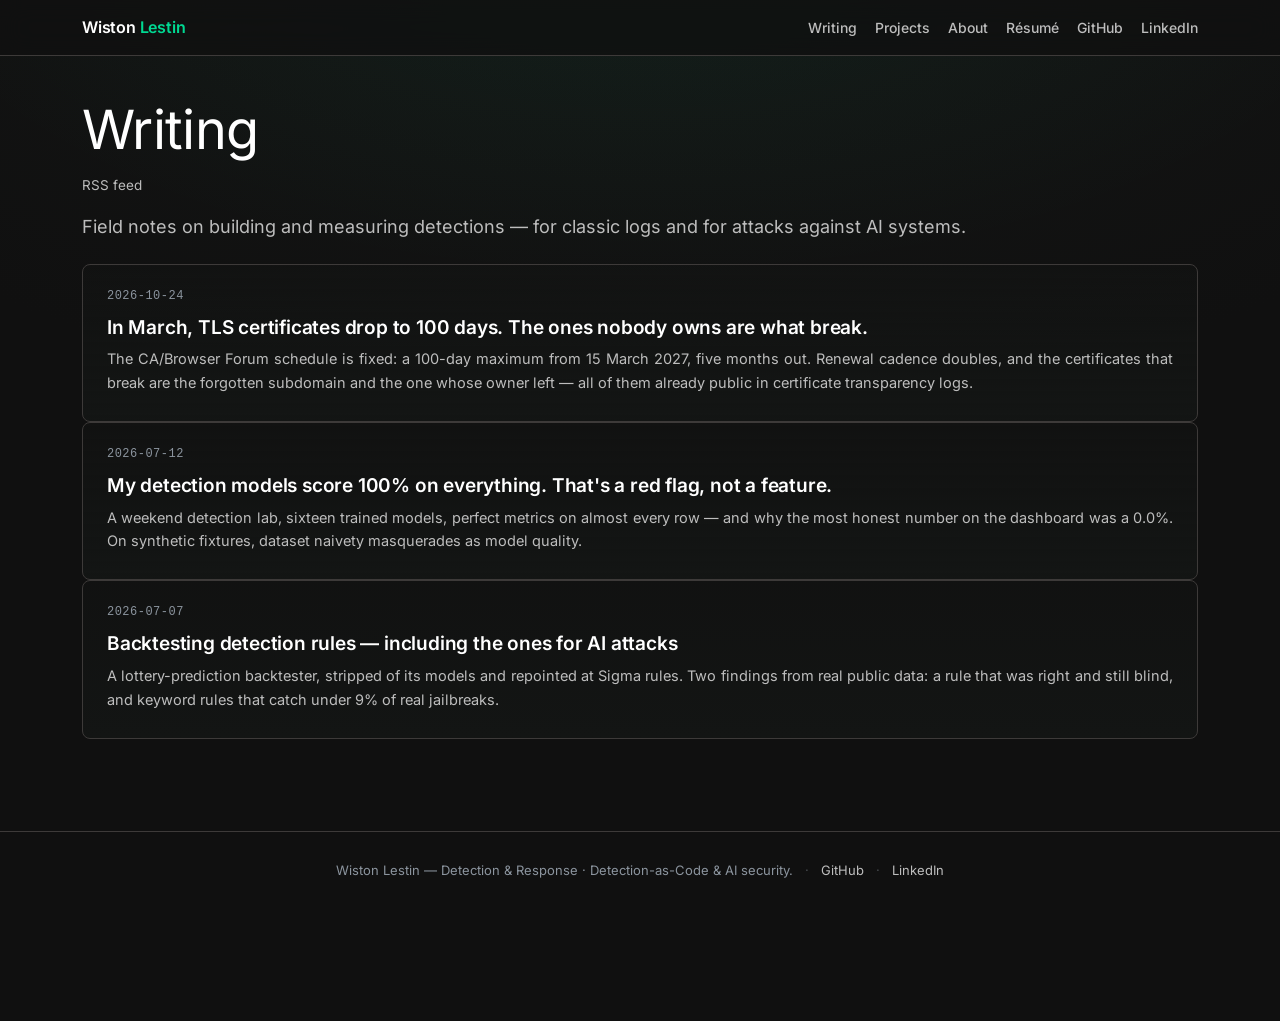
<file: writing.html>
<!doctype html>
<html lang="en">
<head>
  <meta charset="utf-8">
  <meta name="viewport" content="width=device-width, initial-scale=1">
  <title>Writing — Wiston Lestin</title>
  <meta name="description" content="Essays and field notes on detection engineering and AI security by Wiston Lestin.">
  <link rel="icon" href="data:image/svg+xml,<svg xmlns='http://www.w3.org/2000/svg' viewBox='0 0 100 100'><text y='.9em' font-size='90'>🛰️</text></svg>">
  <link rel="alternate" type="application/rss+xml" title="Wiston Lestin — Writing" href="/feed.xml">
  <link rel="stylesheet" href="/style.css">
</head>
<body>
  <header class="site">
    <div class="wrap wide">
      <a class="brand" href="/">Wiston <span class="dot">Lestin</span></a>
      <nav>
        <a href="/writing.html">Writing</a>
        <a href="/projects.html">Projects</a>
        <a href="/about.html">About</a>
        <a href="/resume.html">Résumé</a>
        <a href="https://github.com/wislest">GitHub</a>
        <a href="https://www.linkedin.com/in/wiston-lestin">LinkedIn</a>
      </nav>
    </div>
  </header>

  <main>
    <div class="wrap wide">
      <h1>Writing</h1>
      <p class="footnote"><a href="/feed.xml">RSS feed</a></p>
      <p class="lede">Field notes on building and measuring detections — for classic logs and for attacks against AI systems.</p>

      <a class="card" href="/posts/certificates-100-days-march-2027.html">
        <div class="date mono">2026-10-24</div>
        <h3>In March, TLS certificates drop to 100 days. The ones nobody owns are what break.</h3>
        <p class="excerpt">The CA/Browser Forum schedule is fixed: a 100-day maximum from 15 March 2027, five months out. Renewal cadence doubles, and the certificates that break are the forgotten subdomain and the one whose owner left — all of them already public in certificate transparency logs.</p>
      </a>

      <a class="card" href="/posts/lab-metrics-red-flag.html">
        <div class="date mono">2026-07-12</div>
        <h3>My detection models score 100% on everything. That's a red flag, not a feature.</h3>
        <p class="excerpt">A weekend detection lab, sixteen trained models, perfect metrics on almost every row — and why the most honest number on the dashboard was a 0.0%. On synthetic fixtures, dataset naivety masquerades as model quality.</p>
      </a>

      <a class="card" href="/posts/backtesting-detection-rules.html">
        <div class="date mono">2026-07-07</div>
        <h3>Backtesting detection rules — including the ones for AI attacks</h3>
        <p class="excerpt">A lottery-prediction backtester, stripped of its models and repointed at Sigma rules. Two findings from real public data: a rule that was right and still blind, and keyword rules that catch under 9% of real jailbreaks.</p>
      </a>
    </div>
  </main>

  <footer class="site">
    <div class="wrap wide">
      <span>Wiston Lestin — Detection &amp; Response · Detection-as-Code &amp; AI security.</span>
      <span class="sep">·</span>
      <a href="https://github.com/wislest">GitHub</a>
      <span class="sep">·</span>
      <a href="https://www.linkedin.com/in/wiston-lestin">LinkedIn</a>
    </div>
  </footer>
</body>
</html>
</file>
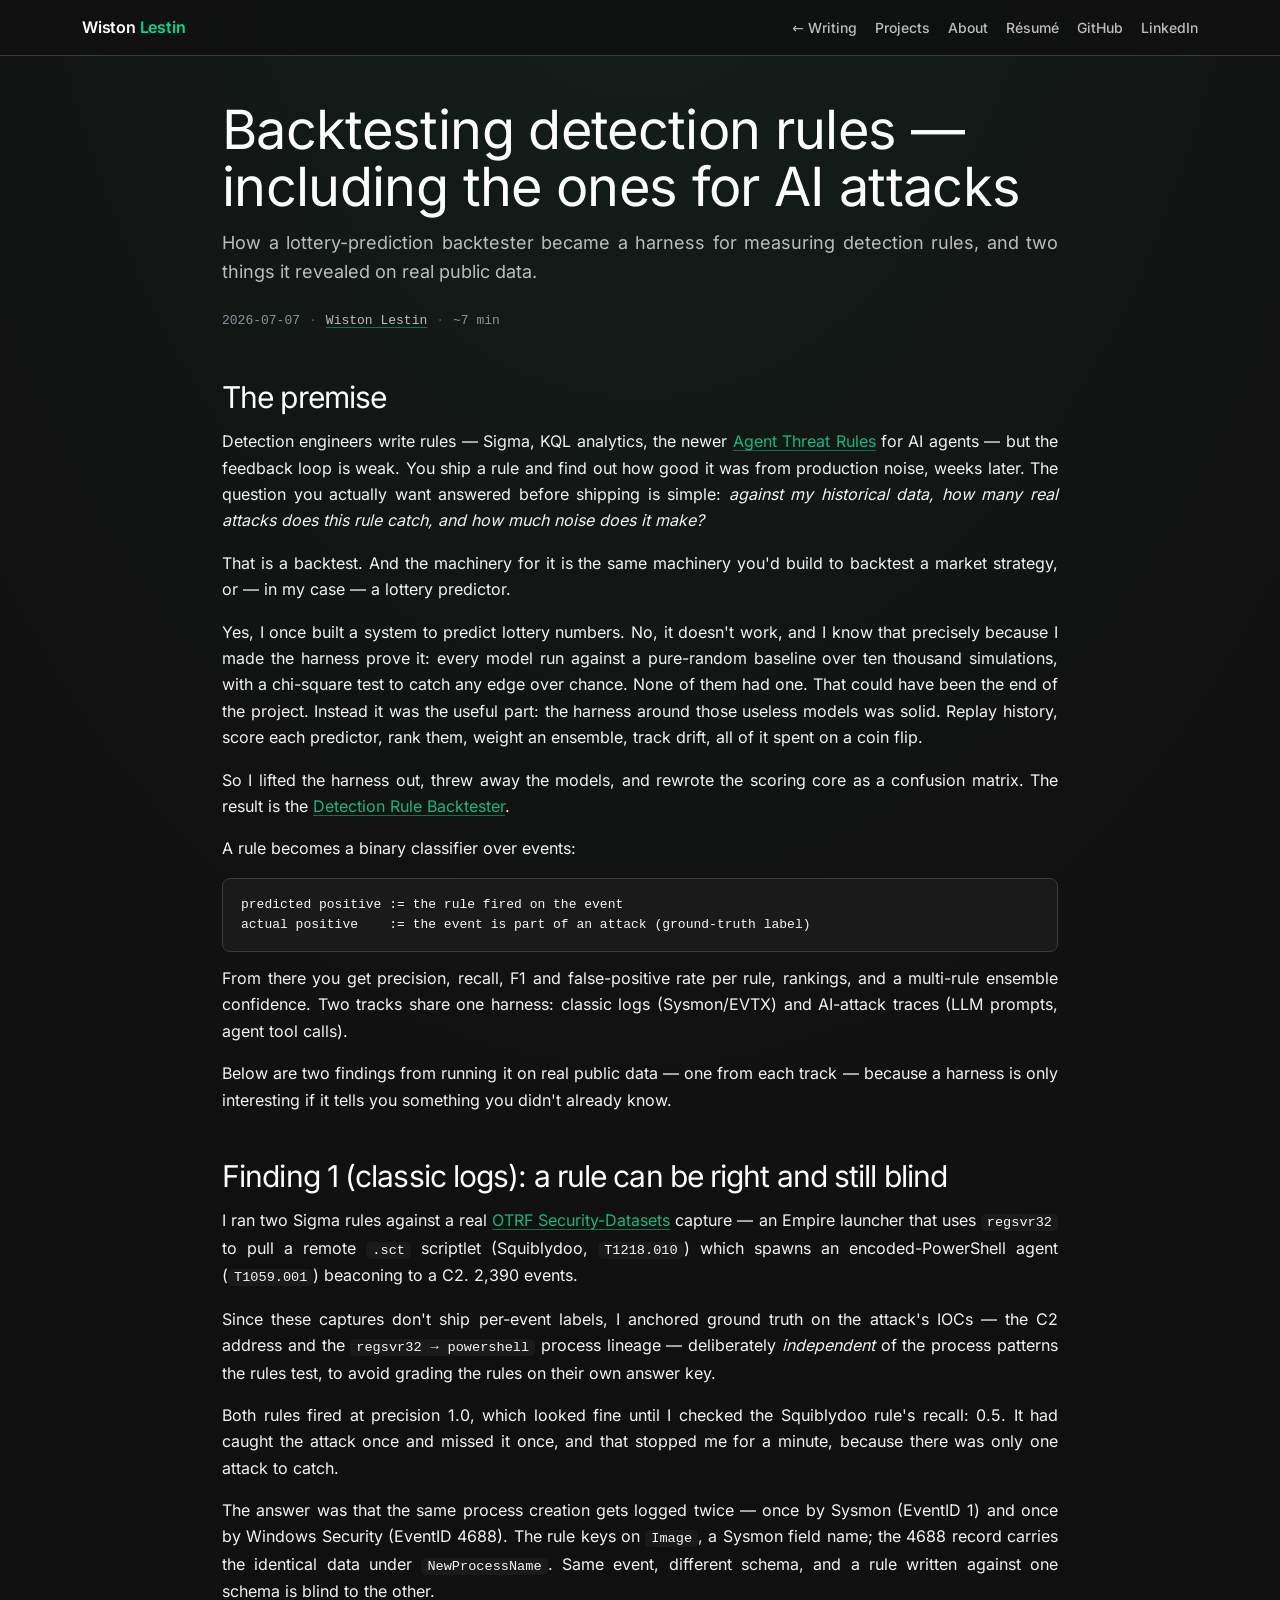
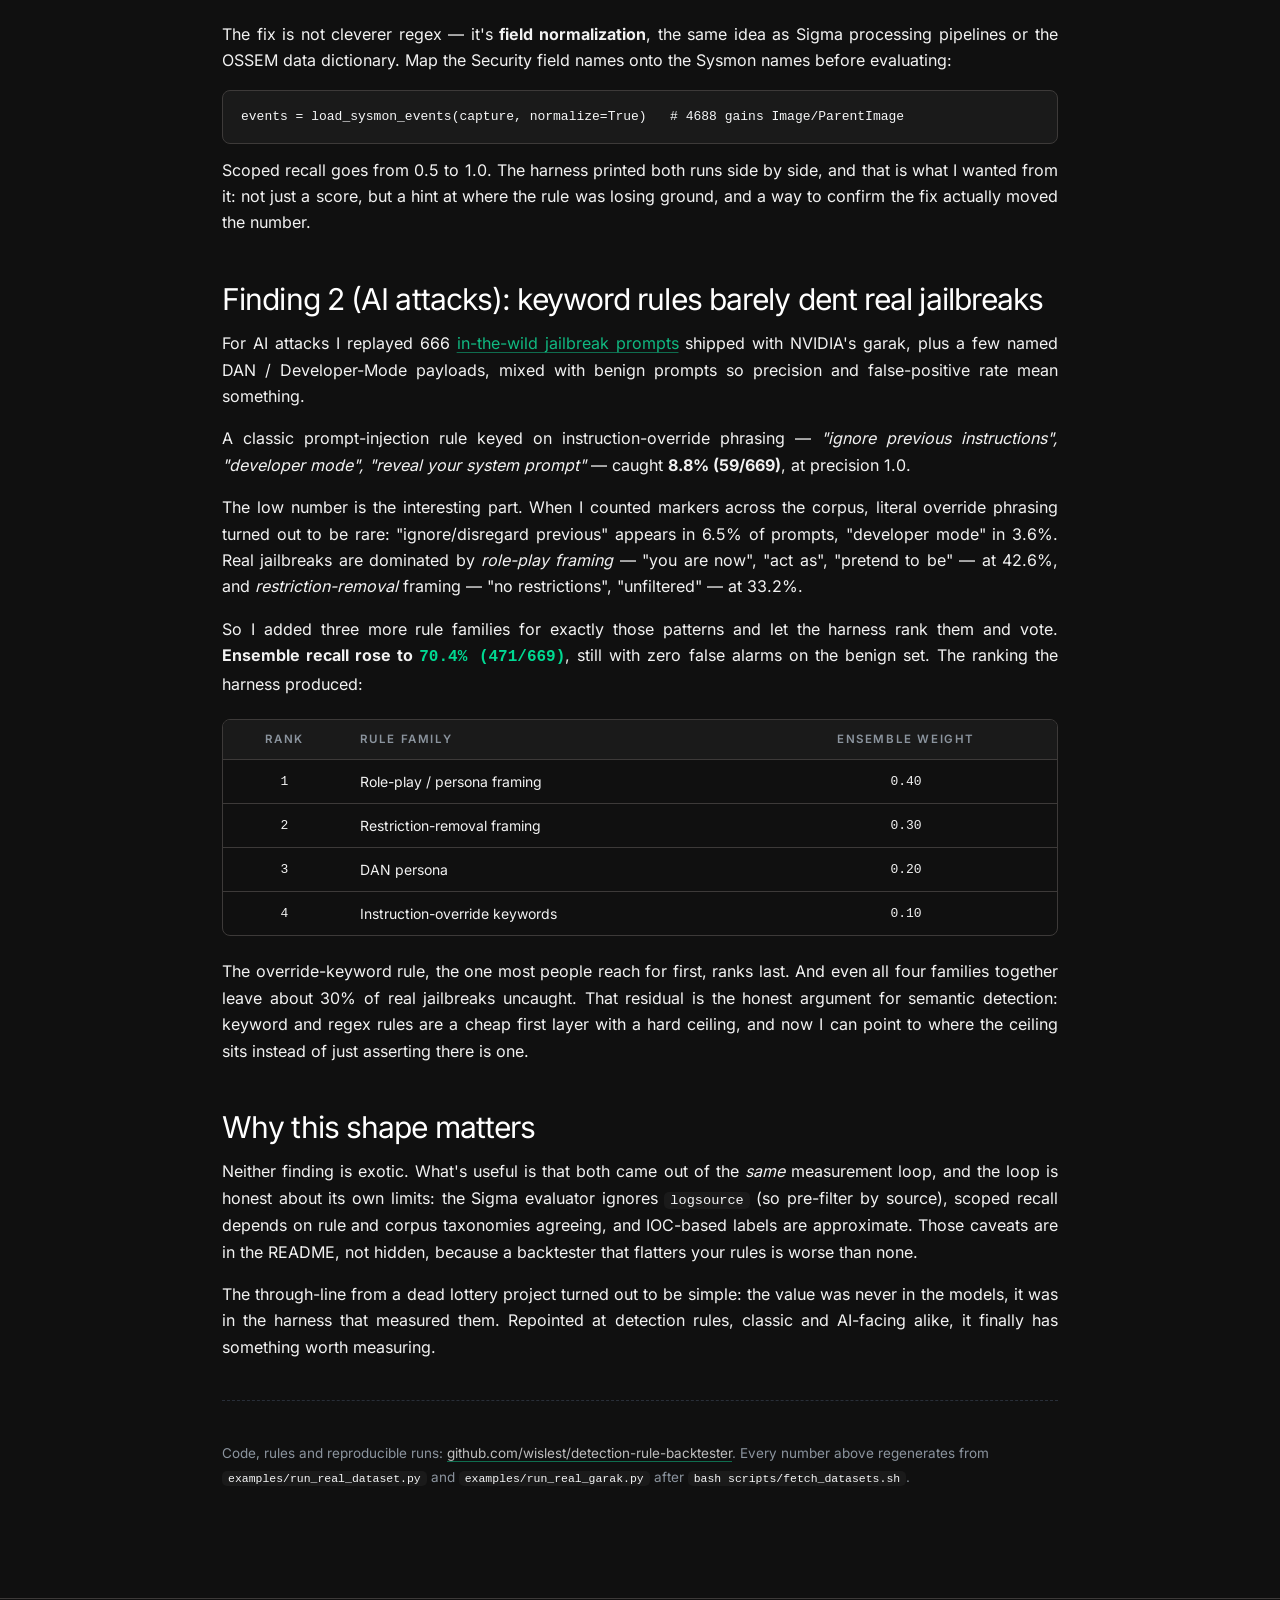
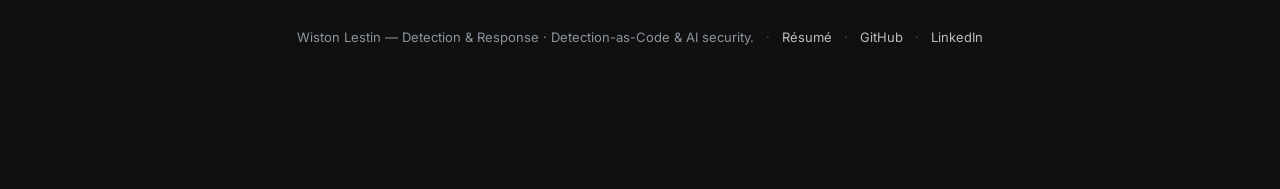
<file: posts/backtesting-detection-rules.html>
<!doctype html>
<html lang="en">
<head>
  <meta charset="utf-8">
  <meta name="viewport" content="width=device-width, initial-scale=1">
  <title>Backtesting detection rules — including the ones for AI attacks</title>
  <meta name="description" content="A lottery-prediction backtester repointed at Sigma rules, and two findings from real public data — one classic, one AI.">
  <meta name="tags" content="security, ai, python">
  <link rel="icon" href="data:image/svg+xml,<svg xmlns='http://www.w3.org/2000/svg' viewBox='0 0 100 100'><text y='.9em' font-size='90'>🛰️</text></svg>">
  <link rel="alternate" type="application/rss+xml" title="Wiston Lestin — Writing" href="/feed.xml">
  <link rel="stylesheet" href="/style.css">
</head>
<body>
  <header class="site">
    <div class="wrap wide">
      <a class="brand" href="/">Wiston <span class="dot">Lestin</span></a>
      <nav>
        <a href="/writing.html">← Writing</a>
        <a href="/projects.html">Projects</a>
        <a href="/about.html">About</a>
        <a href="/resume.html">Résumé</a>
        <a href="https://github.com/wislest">GitHub</a>
        <a href="https://www.linkedin.com/in/wiston-lestin">LinkedIn</a>
      </nav>
    </div>
  </header>

  <main>
    <article class="wrap reading">
      <h1>Backtesting detection rules — including the ones for AI attacks</h1>
      <p class="lede">How a lottery-prediction backtester became a harness for measuring detection rules, and two things it revealed on real public data.</p>
      <p class="meta mono">2026-07-07<span class="sep">·</span><a href="/about.html">Wiston Lestin</a><span class="sep">·</span>~7 min</p>

      <h2>The premise</h2>
      <p>Detection engineers write rules — Sigma, KQL analytics, the newer <a href="https://github.com/Agent-Threat-Rule/agent-threat-rules">Agent Threat Rules</a> for AI agents — but the feedback loop is weak. You ship a rule and find out how good it was from production noise, weeks later. The question you actually want answered before shipping is simple: <em>against my historical data, how many real attacks does this rule catch, and how much noise does it make?</em></p>
      <p>That is a backtest. And the machinery for it is the same machinery you'd build to backtest a market strategy, or — in my case — a lottery predictor.</p>
      <p>Yes, I once built a system to predict lottery numbers. No, it doesn't work, and I know that precisely because I made the harness prove it: every model run against a pure-random baseline over ten thousand simulations, with a chi-square test to catch any edge over chance. None of them had one. That could have been the end of the project. Instead it was the useful part: the harness around those useless models was solid. Replay history, score each predictor, rank them, weight an ensemble, track drift, all of it spent on a coin flip.</p>
      <p>So I lifted the harness out, threw away the models, and rewrote the scoring core as a confusion matrix. The result is the <a href="https://github.com/wislest/detection-rule-backtester">Detection Rule Backtester</a>.</p>
      <p>A rule becomes a binary classifier over events:</p>
      <pre><code>predicted positive := the rule fired on the event
actual positive    := the event is part of an attack (ground-truth label)</code></pre>
      <p>From there you get precision, recall, F1 and false-positive rate per rule, rankings, and a multi-rule ensemble confidence. Two tracks share one harness: classic logs (Sysmon/EVTX) and AI-attack traces (LLM prompts, agent tool calls).</p>
      <p>Below are two findings from running it on real public data — one from each track — because a harness is only interesting if it tells you something you didn't already know.</p>

      <h2>Finding 1 (classic logs): a rule can be right and still blind</h2>
      <p>I ran two Sigma rules against a real <a href="https://github.com/OTRF/Security-Datasets">OTRF Security-Datasets</a> capture — an Empire launcher that uses <code>regsvr32</code> to pull a remote <code>.sct</code> scriptlet (Squiblydoo, <code>T1218.010</code>) which spawns an encoded-PowerShell agent (<code>T1059.001</code>) beaconing to a C2. 2,390 events.</p>
      <p>Since these captures don't ship per-event labels, I anchored ground truth on the attack's IOCs — the C2 address and the <code>regsvr32 → powershell</code> process lineage — deliberately <em>independent</em> of the process patterns the rules test, to avoid grading the rules on their own answer key.</p>
      <p>Both rules fired at precision 1.0, which looked fine until I checked the Squiblydoo rule's recall: 0.5. It had caught the attack once and missed it once, and that stopped me for a minute, because there was only one attack to catch.</p>
      <p>The answer was that the same process creation gets logged twice — once by Sysmon (EventID 1) and once by Windows Security (EventID 4688). The rule keys on <code>Image</code>, a Sysmon field name; the 4688 record carries the identical data under <code>NewProcessName</code>. Same event, different schema, and a rule written against one schema is blind to the other.</p>
      <p>The fix is not cleverer regex — it's <strong>field normalization</strong>, the same idea as Sigma processing pipelines or the OSSEM data dictionary. Map the Security field names onto the Sysmon names before evaluating:</p>
      <pre><code>events = load_sysmon_events(capture, normalize=True)   # 4688 gains Image/ParentImage</code></pre>
      <p>Scoped recall goes from 0.5 to 1.0. The harness printed both runs side by side, and that is what I wanted from it: not just a score, but a hint at where the rule was losing ground, and a way to confirm the fix actually moved the number.</p>

      <h2>Finding 2 (AI attacks): keyword rules barely dent real jailbreaks</h2>
      <p>For AI attacks I replayed 666 <a href="https://github.com/NVIDIA/garak">in-the-wild jailbreak prompts</a> shipped with NVIDIA's garak, plus a few named DAN / Developer-Mode payloads, mixed with benign prompts so precision and false-positive rate mean something.</p>
      <p>A classic prompt-injection rule keyed on instruction-override phrasing — <em>"ignore previous instructions", "developer mode", "reveal your system prompt"</em> — caught <strong>8.8% (59/669)</strong>, at precision 1.0.</p>
      <p>The low number is the interesting part. When I counted markers across the corpus, literal override phrasing turned out to be rare: "ignore/disregard previous" appears in 6.5% of prompts, "developer mode" in 3.6%. Real jailbreaks are dominated by <em>role-play framing</em> — "you are now", "act as", "pretend to be" — at 42.6%, and <em>restriction-removal</em> framing — "no restrictions", "unfiltered" — at 33.2%.</p>
      <p>So I added three more rule families for exactly those patterns and let the harness rank them and vote. <strong>Ensemble recall rose to <span class="kpi">70.4% (471/669)</span></strong>, still with zero false alarms on the benign set. The ranking the harness produced:</p>
      <div class="tablewrap">
      <table>
        <thead><tr><th class="num">Rank</th><th>Rule family</th><th class="num">Ensemble weight</th></tr></thead>
        <tbody>
          <tr><td class="num">1</td><td>Role-play / persona framing</td><td class="num">0.40</td></tr>
          <tr><td class="num">2</td><td>Restriction-removal framing</td><td class="num">0.30</td></tr>
          <tr><td class="num">3</td><td>DAN persona</td><td class="num">0.20</td></tr>
          <tr><td class="num">4</td><td>Instruction-override keywords</td><td class="num">0.10</td></tr>
        </tbody>
      </table>
      </div>
      <p>The override-keyword rule, the one most people reach for first, ranks last. And even all four families together leave about 30% of real jailbreaks uncaught. That residual is the honest argument for semantic detection: keyword and regex rules are a cheap first layer with a hard ceiling, and now I can point to where the ceiling sits instead of just asserting there is one.</p>

      <h2>Why this shape matters</h2>
      <p>Neither finding is exotic. What's useful is that both came out of the <em>same</em> measurement loop, and the loop is honest about its own limits: the Sigma evaluator ignores <code>logsource</code> (so pre-filter by source), scoped recall depends on rule and corpus taxonomies agreeing, and IOC-based labels are approximate. Those caveats are in the README, not hidden, because a backtester that flatters your rules is worse than none.</p>
      <p>The through-line from a dead lottery project turned out to be simple: the value was never in the models, it was in the harness that measured them. Repointed at detection rules, classic and AI-facing alike, it finally has something worth measuring.</p>

      <hr>
      <p class="footnote">Code, rules and reproducible runs: <a href="https://github.com/wislest/detection-rule-backtester">github.com/wislest/detection-rule-backtester</a>. Every number above regenerates from <code>examples/run_real_dataset.py</code> and <code>examples/run_real_garak.py</code> after <code>bash scripts/fetch_datasets.sh</code>.</p>
    </article>
  </main>

  <footer class="site">
    <div class="wrap wide">
      <span>Wiston Lestin — Detection &amp; Response · Detection-as-Code &amp; AI security.</span>
      <span class="sep">·</span>
      <a href="/resume.html">Résumé</a>
      <span class="sep">·</span>
      <a href="https://github.com/wislest">GitHub</a>
      <span class="sep">·</span>
      <a href="https://www.linkedin.com/in/wiston-lestin">LinkedIn</a>
    </div>
  </footer>
</body>
</html>
</file>
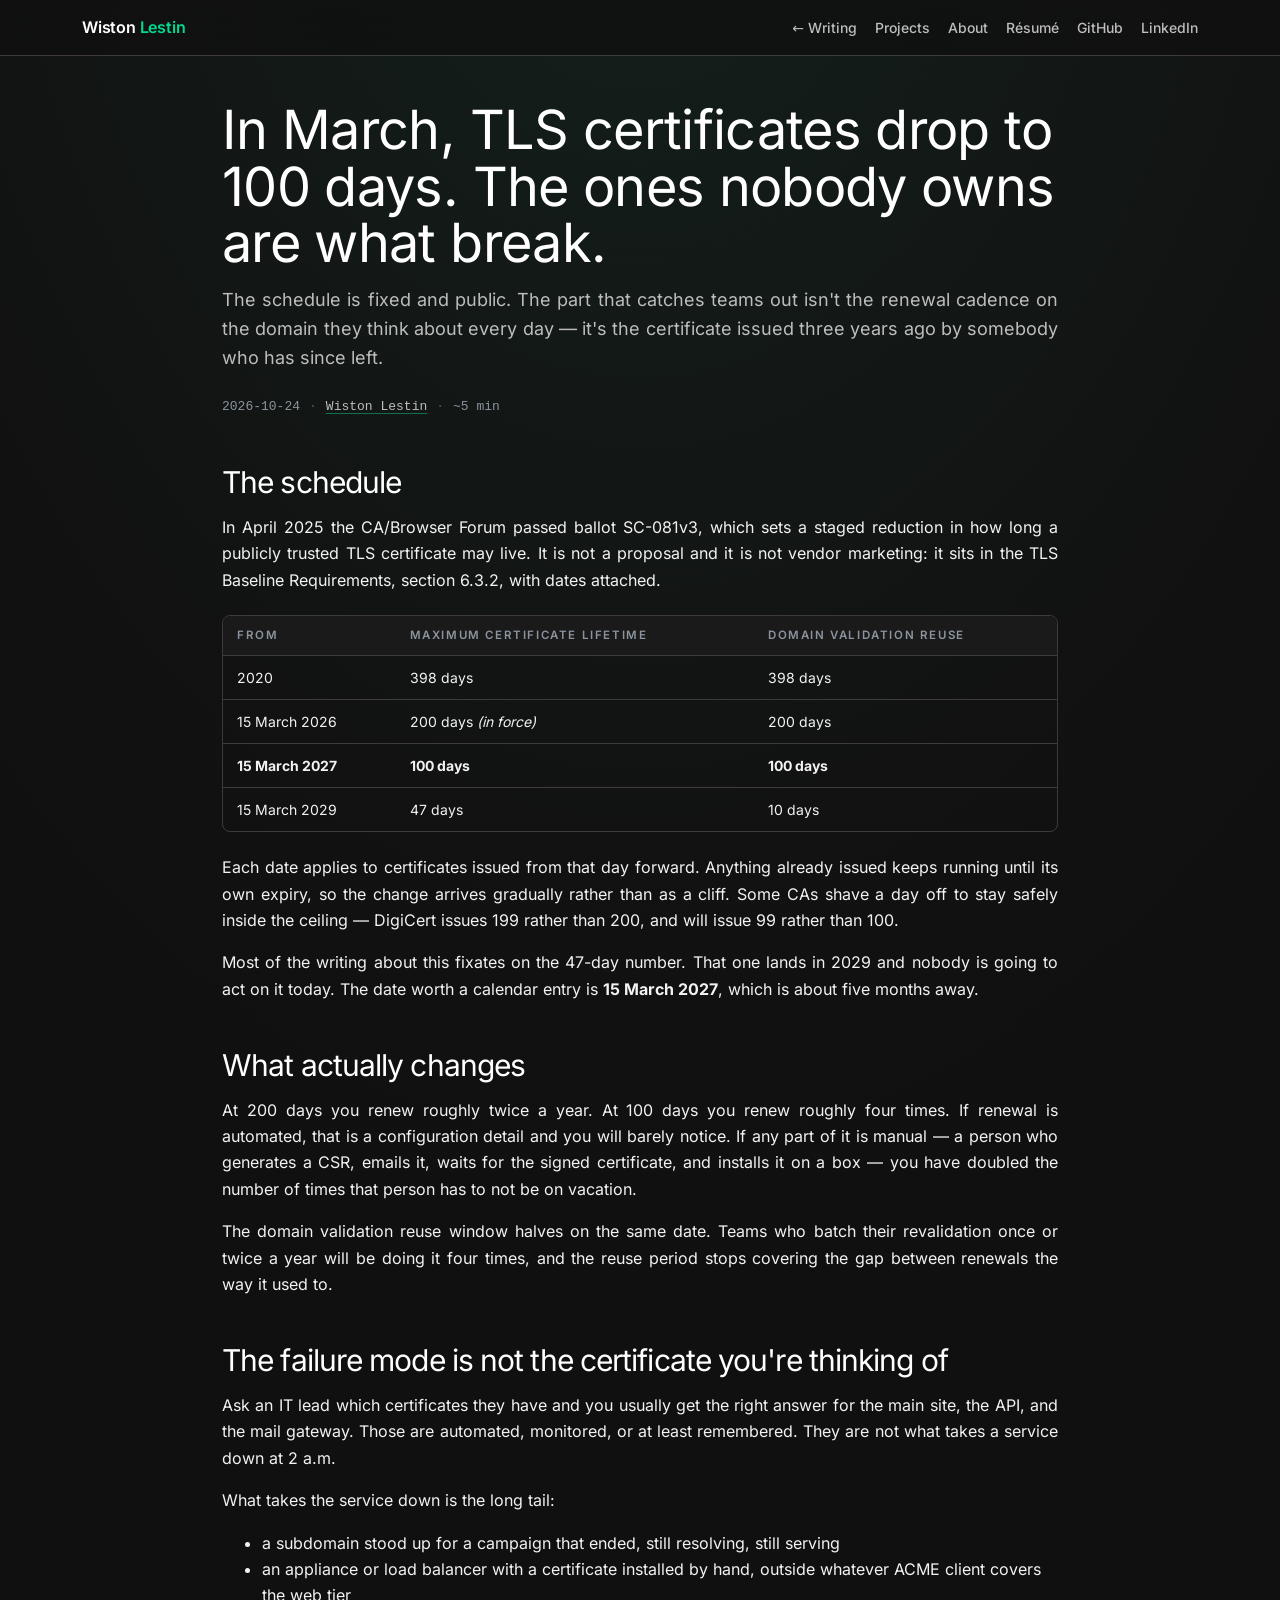
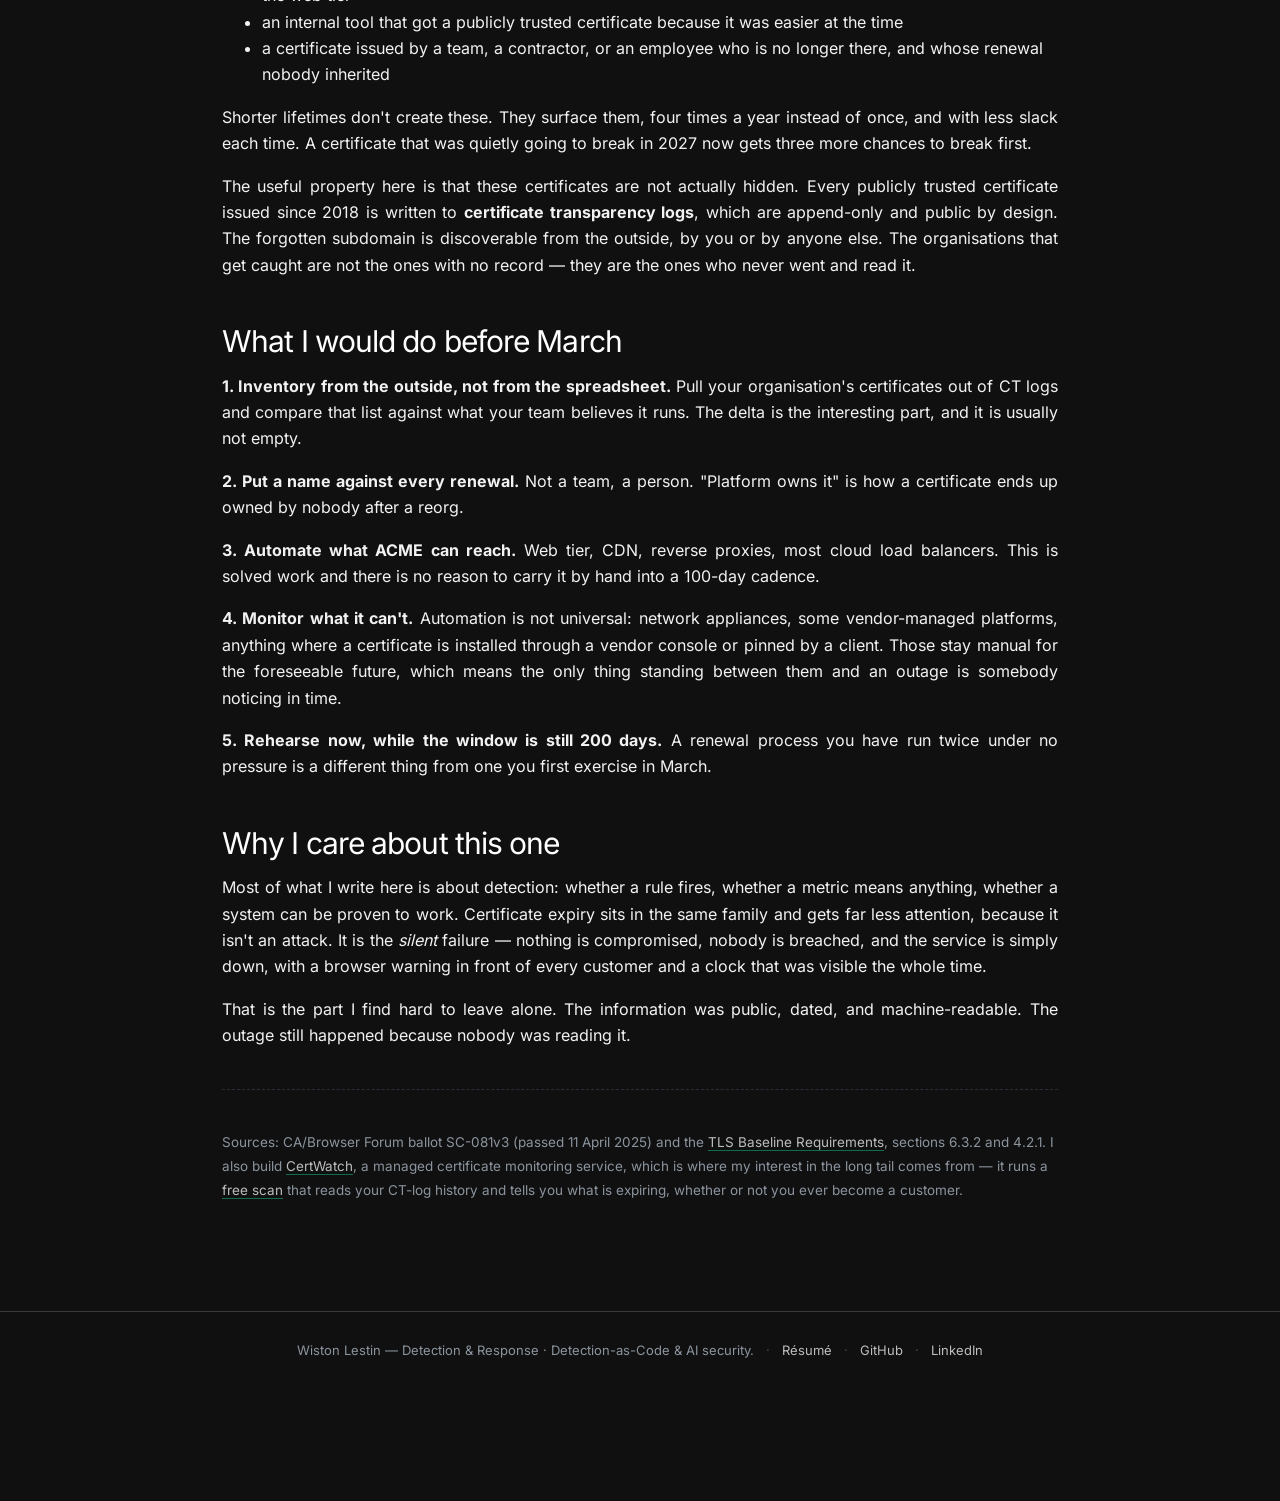
<file: posts/certificates-100-days-march-2027.html>
<!doctype html>
<html lang="en">
<head>
  <meta charset="utf-8">
  <meta name="viewport" content="width=device-width, initial-scale=1">
  <title>In March, TLS certificates drop to 100 days. The ones nobody owns are what break.</title>
  <meta name="description" content="The CA/Browser Forum schedule is fixed: 100-day maximum certificate lifetime from 15 March 2027. The failure mode isn't your main domain — it's the certificate whose owner left the company.">
  <meta property="og:image" content="https://wistonlestin.com/covers/certificates-100-days-march-2027.png">
  <meta name="twitter:card" content="summary_large_image">
  <meta name="tags" content="security, devops, sysadmin, ssl">
  <link rel="icon" href="data:image/svg+xml,<svg xmlns='http://www.w3.org/2000/svg' viewBox='0 0 100 100'><text y='.9em' font-size='90'>🛰️</text></svg>">
  <link rel="alternate" type="application/rss+xml" title="Wiston Lestin — Writing" href="/feed.xml">
  <link rel="stylesheet" href="/style.css">
</head>
<body>
  <header class="site">
    <div class="wrap wide">
      <a class="brand" href="/">Wiston <span class="dot">Lestin</span></a>
      <nav>
        <a href="/writing.html">← Writing</a>
        <a href="/projects.html">Projects</a>
        <a href="/about.html">About</a>
        <a href="/resume.html">Résumé</a>
        <a href="https://github.com/wislest">GitHub</a>
        <a href="https://www.linkedin.com/in/wiston-lestin">LinkedIn</a>
      </nav>
    </div>
  </header>

  <main>
    <article class="wrap reading">
      <h1>In March, TLS certificates drop to 100 days. The ones nobody owns are what break.</h1>
      <p class="lede">The schedule is fixed and public. The part that catches teams out isn't the renewal cadence on the domain they think about every day — it's the certificate issued three years ago by somebody who has since left.</p>
      <p class="meta mono">2026-10-24<span class="sep">·</span><a href="/about.html">Wiston Lestin</a><span class="sep">·</span>~5 min</p>

      <h2>The schedule</h2>
      <p>In April 2025 the CA/Browser Forum passed ballot SC-081v3, which sets a staged reduction in how long a publicly trusted TLS certificate may live. It is not a proposal and it is not vendor marketing: it sits in the TLS Baseline Requirements, section 6.3.2, with dates attached.</p>
      <div class="tablewrap">
        <table>
          <thead><tr><th>From</th><th>Maximum certificate lifetime</th><th>Domain validation reuse</th></tr></thead>
          <tbody>
            <tr><td>2020</td><td>398 days</td><td>398 days</td></tr>
            <tr><td>15 March 2026</td><td>200 days <em>(in force)</em></td><td>200 days</td></tr>
            <tr><td><strong>15 March 2027</strong></td><td><strong>100 days</strong></td><td><strong>100 days</strong></td></tr>
            <tr><td>15 March 2029</td><td>47 days</td><td>10 days</td></tr>
          </tbody>
        </table>
      </div>
      <p>Each date applies to certificates issued from that day forward. Anything already issued keeps running until its own expiry, so the change arrives gradually rather than as a cliff. Some CAs shave a day off to stay safely inside the ceiling — DigiCert issues 199 rather than 200, and will issue 99 rather than 100.</p>
      <p>Most of the writing about this fixates on the 47-day number. That one lands in 2029 and nobody is going to act on it today. The date worth a calendar entry is <strong>15 March 2027</strong>, which is about five months away.</p>

      <h2>What actually changes</h2>
      <p>At 200 days you renew roughly twice a year. At 100 days you renew roughly four times. If renewal is automated, that is a configuration detail and you will barely notice. If any part of it is manual — a person who generates a CSR, emails it, waits for the signed certificate, and installs it on a box — you have doubled the number of times that person has to not be on vacation.</p>
      <p>The domain validation reuse window halves on the same date. Teams who batch their revalidation once or twice a year will be doing it four times, and the reuse period stops covering the gap between renewals the way it used to.</p>

      <h2>The failure mode is not the certificate you're thinking of</h2>
      <p>Ask an IT lead which certificates they have and you usually get the right answer for the main site, the API, and the mail gateway. Those are automated, monitored, or at least remembered. They are not what takes a service down at 2 a.m.</p>
      <p>What takes the service down is the long tail:</p>
      <ul>
        <li>a subdomain stood up for a campaign that ended, still resolving, still serving</li>
        <li>an appliance or load balancer with a certificate installed by hand, outside whatever ACME client covers the web tier</li>
        <li>an internal tool that got a publicly trusted certificate because it was easier at the time</li>
        <li>a certificate issued by a team, a contractor, or an employee who is no longer there, and whose renewal nobody inherited</li>
      </ul>
      <p>Shorter lifetimes don't create these. They surface them, four times a year instead of once, and with less slack each time. A certificate that was quietly going to break in 2027 now gets three more chances to break first.</p>
      <p>The useful property here is that these certificates are not actually hidden. Every publicly trusted certificate issued since 2018 is written to <strong>certificate transparency logs</strong>, which are append-only and public by design. The forgotten subdomain is discoverable from the outside, by you or by anyone else. The organisations that get caught are not the ones with no record — they are the ones who never went and read it.</p>

      <h2>What I would do before March</h2>
      <p><strong>1. Inventory from the outside, not from the spreadsheet.</strong> Pull your organisation's certificates out of CT logs and compare that list against what your team believes it runs. The delta is the interesting part, and it is usually not empty.</p>
      <p><strong>2. Put a name against every renewal.</strong> Not a team, a person. "Platform owns it" is how a certificate ends up owned by nobody after a reorg.</p>
      <p><strong>3. Automate what ACME can reach.</strong> Web tier, CDN, reverse proxies, most cloud load balancers. This is solved work and there is no reason to carry it by hand into a 100-day cadence.</p>
      <p><strong>4. Monitor what it can't.</strong> Automation is not universal: network appliances, some vendor-managed platforms, anything where a certificate is installed through a vendor console or pinned by a client. Those stay manual for the foreseeable future, which means the only thing standing between them and an outage is somebody noticing in time.</p>
      <p><strong>5. Rehearse now, while the window is still 200 days.</strong> A renewal process you have run twice under no pressure is a different thing from one you first exercise in March.</p>

      <h2>Why I care about this one</h2>
      <p>Most of what I write here is about detection: whether a rule fires, whether a metric means anything, whether a system can be proven to work. Certificate expiry sits in the same family and gets far less attention, because it isn't an attack. It is the <em>silent</em> failure — nothing is compromised, nobody is breached, and the service is simply down, with a browser warning in front of every customer and a clock that was visible the whole time.</p>
      <p>That is the part I find hard to leave alone. The information was public, dated, and machine-readable. The outage still happened because nobody was reading it.</p>

      <hr>
      <p class="footnote">Sources: CA/Browser Forum ballot SC-081v3 (passed 11 April 2025) and the <a href="https://cabforum.org/working-groups/server/baseline-requirements/documents/">TLS Baseline Requirements</a>, sections 6.3.2 and 4.2.1. I also build <a href="https://secureorbit.cloud/">CertWatch</a>, a managed certificate monitoring service, which is where my interest in the long tail comes from — it runs a <a href="https://secureorbit.cloud/scan.html?request_type=free_scan">free scan</a> that reads your CT-log history and tells you what is expiring, whether or not you ever become a customer.</p>
    </article>
  </main>

  <footer class="site">
    <div class="wrap wide">
      <span>Wiston Lestin — Detection &amp; Response · Detection-as-Code &amp; AI security.</span>
      <span class="sep">·</span>
      <a href="/resume.html">Résumé</a>
      <span class="sep">·</span>
      <a href="https://github.com/wislest">GitHub</a>
      <span class="sep">·</span>
      <a href="https://www.linkedin.com/in/wiston-lestin">LinkedIn</a>
    </div>
  </footer>
</body>
</html>
</file>
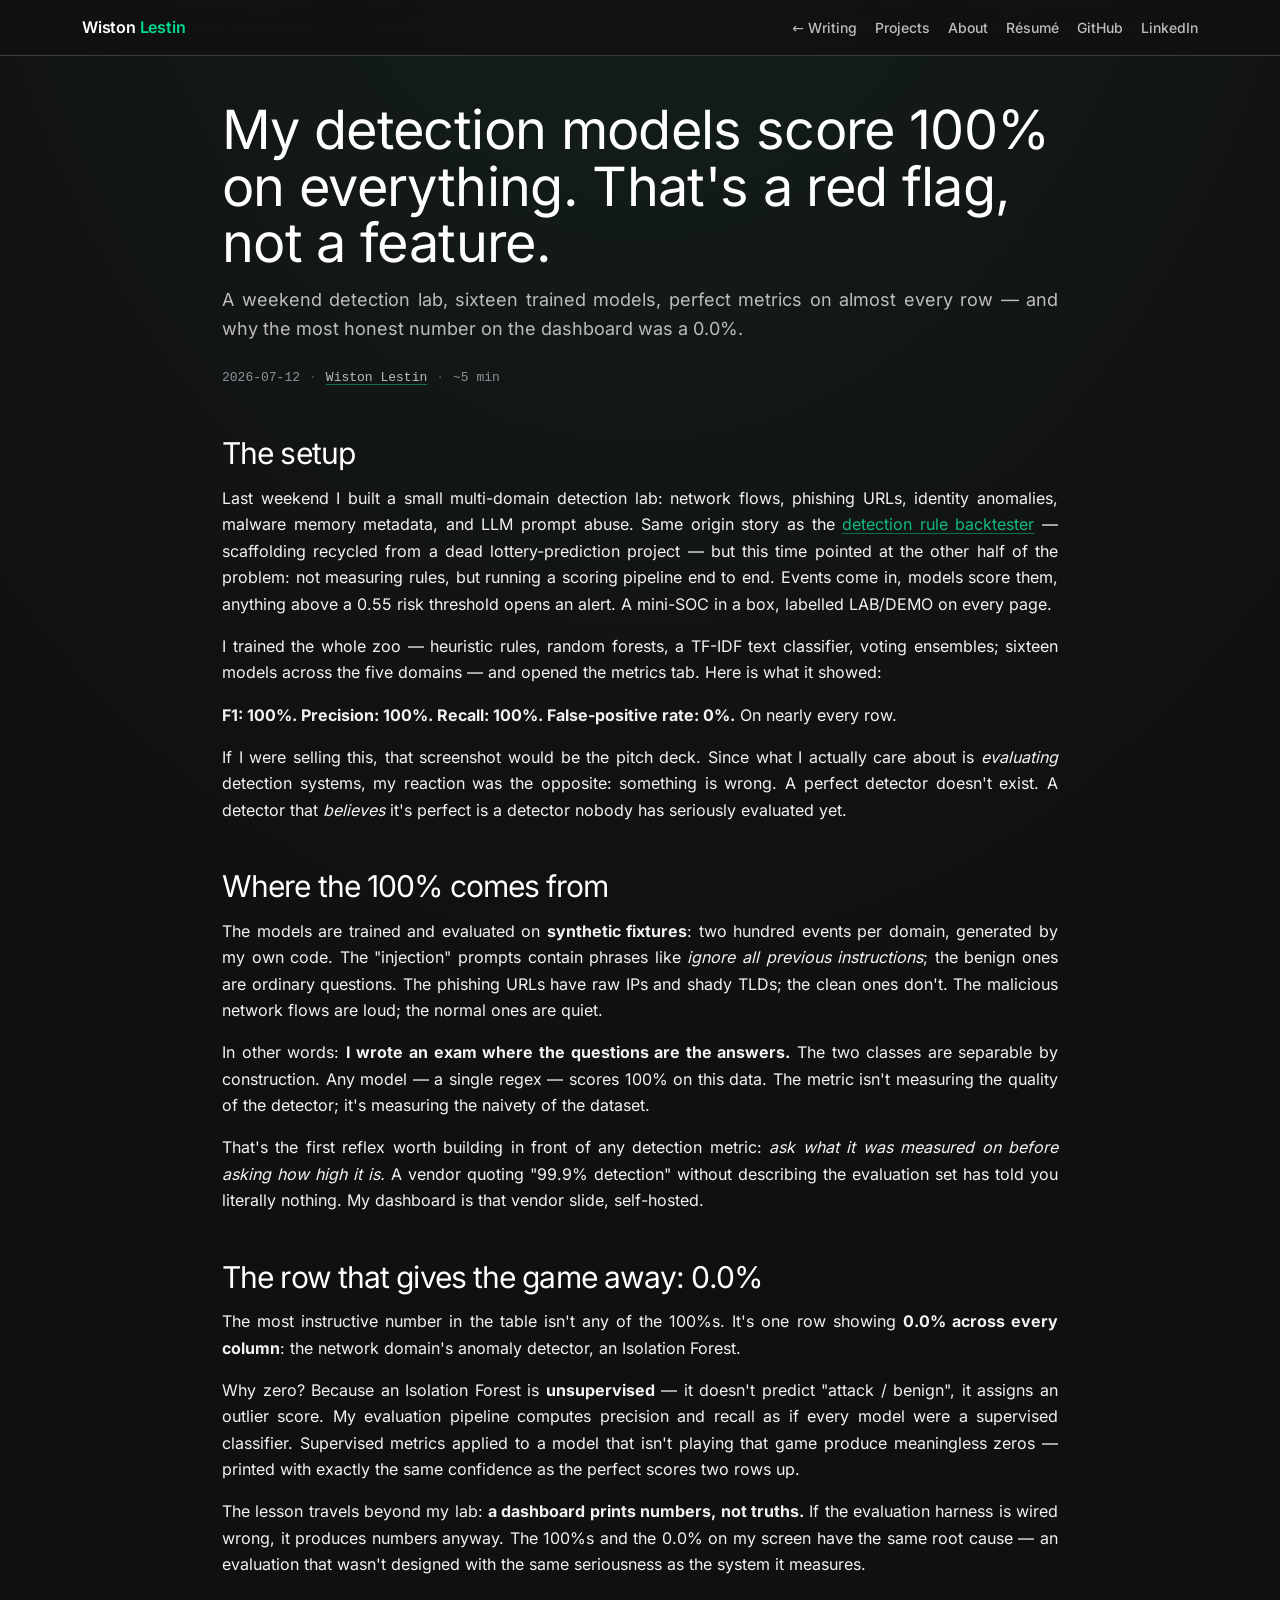
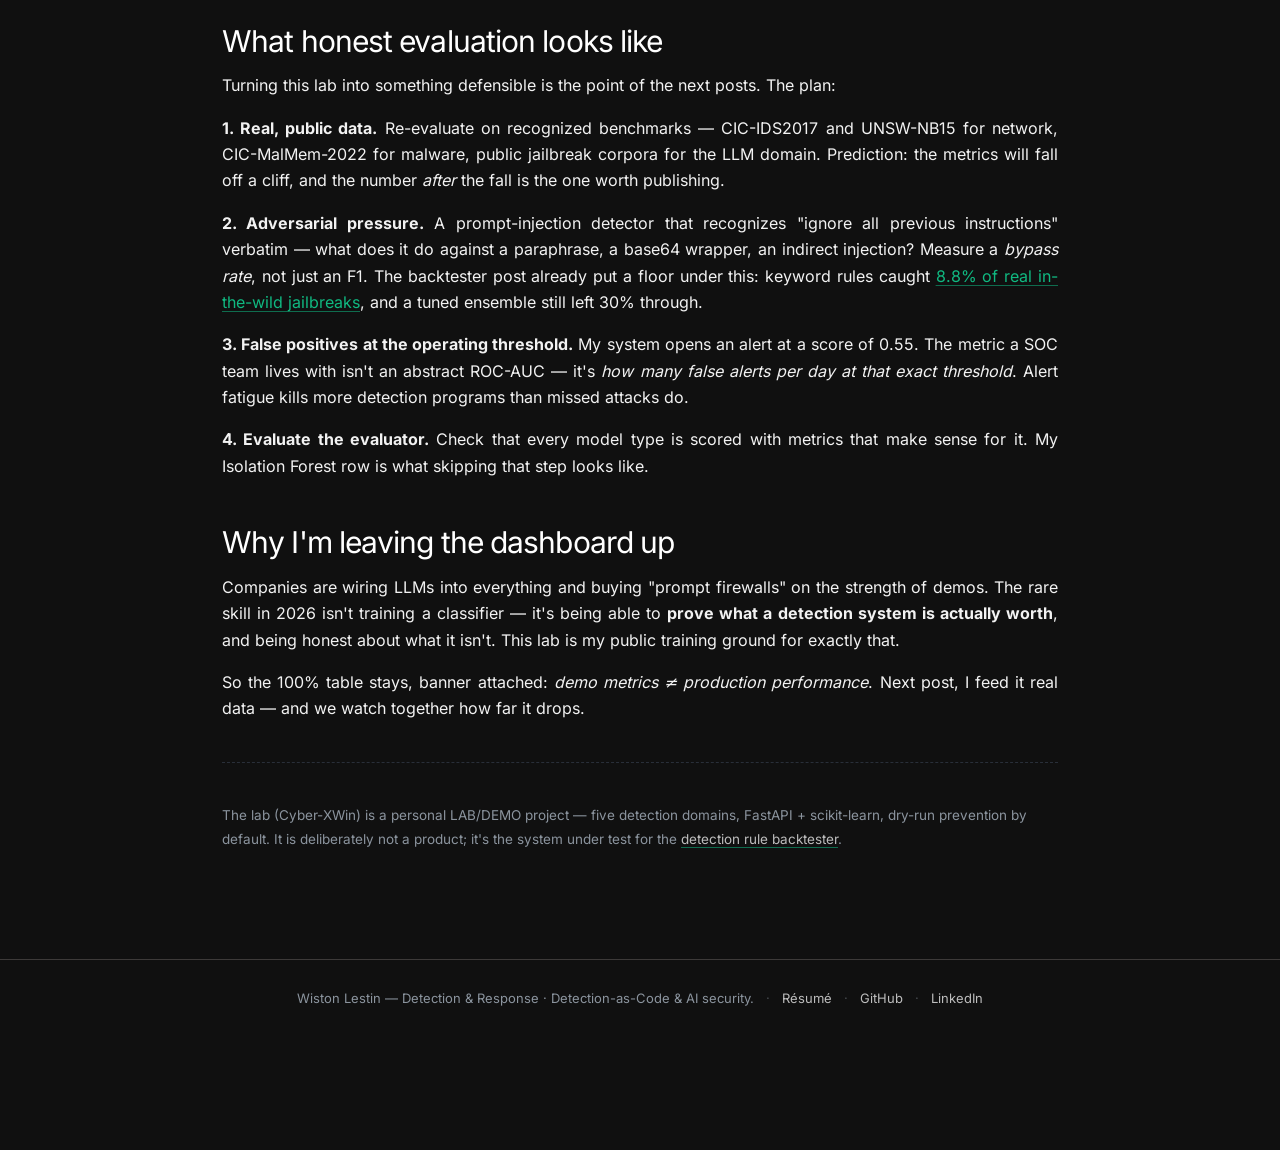
<file: posts/lab-metrics-red-flag.html>
<!doctype html>
<html lang="en">
<head>
  <meta charset="utf-8">
  <meta name="viewport" content="width=device-width, initial-scale=1">
  <title>My detection models score 100% on everything. That's a red flag, not a feature.</title>
  <meta name="description" content="A weekend detection lab with perfect metrics on every row — and why the most honest number on the dashboard was a 0.0%.">
  <meta property="og:image" content="https://wistonlestin.com/covers/lab-metrics-red-flag.png">
  <meta name="twitter:card" content="summary_large_image">
  <meta name="tags" content="security, ai, machinelearning">
  <link rel="icon" href="data:image/svg+xml,<svg xmlns='http://www.w3.org/2000/svg' viewBox='0 0 100 100'><text y='.9em' font-size='90'>🛰️</text></svg>">
  <link rel="alternate" type="application/rss+xml" title="Wiston Lestin — Writing" href="/feed.xml">
  <link rel="stylesheet" href="/style.css">
</head>
<body>
  <header class="site">
    <div class="wrap wide">
      <a class="brand" href="/">Wiston <span class="dot">Lestin</span></a>
      <nav>
        <a href="/writing.html">← Writing</a>
        <a href="/projects.html">Projects</a>
        <a href="/about.html">About</a>
        <a href="/resume.html">Résumé</a>
        <a href="https://github.com/wislest">GitHub</a>
        <a href="https://www.linkedin.com/in/wiston-lestin">LinkedIn</a>
      </nav>
    </div>
  </header>

  <main>
    <article class="wrap reading">
      <h1>My detection models score 100% on everything. That's a red flag, not a feature.</h1>
      <p class="lede">A weekend detection lab, sixteen trained models, perfect metrics on almost every row — and why the most honest number on the dashboard was a 0.0%.</p>
      <p class="meta mono">2026-07-12<span class="sep">·</span><a href="/about.html">Wiston Lestin</a><span class="sep">·</span>~5 min</p>

      <h2>The setup</h2>
      <p>Last weekend I built a small multi-domain detection lab: network flows, phishing URLs, identity anomalies, malware memory metadata, and LLM prompt abuse. Same origin story as the <a href="/posts/backtesting-detection-rules.html">detection rule backtester</a> — scaffolding recycled from a dead lottery-prediction project — but this time pointed at the other half of the problem: not measuring rules, but running a scoring pipeline end to end. Events come in, models score them, anything above a 0.55 risk threshold opens an alert. A mini-SOC in a box, labelled LAB/DEMO on every page.</p>
      <p>I trained the whole zoo — heuristic rules, random forests, a TF-IDF text classifier, voting ensembles; sixteen models across the five domains — and opened the metrics tab. Here is what it showed:</p>
      <p><strong>F1: 100%. Precision: 100%. Recall: 100%. False-positive rate: 0%.</strong> On nearly every row.</p>
      <p>If I were selling this, that screenshot would be the pitch deck. Since what I actually care about is <em>evaluating</em> detection systems, my reaction was the opposite: something is wrong. A perfect detector doesn't exist. A detector that <em>believes</em> it's perfect is a detector nobody has seriously evaluated yet.</p>

      <h2>Where the 100% comes from</h2>
      <p>The models are trained and evaluated on <strong>synthetic fixtures</strong>: two hundred events per domain, generated by my own code. The "injection" prompts contain phrases like <em>ignore all previous instructions</em>; the benign ones are ordinary questions. The phishing URLs have raw IPs and shady TLDs; the clean ones don't. The malicious network flows are loud; the normal ones are quiet.</p>
      <p>In other words: <strong>I wrote an exam where the questions are the answers.</strong> The two classes are separable by construction. Any model — a single regex — scores 100% on this data. The metric isn't measuring the quality of the detector; it's measuring the naivety of the dataset.</p>
      <p>That's the first reflex worth building in front of any detection metric: <em>ask what it was measured on before asking how high it is.</em> A vendor quoting "99.9% detection" without describing the evaluation set has told you literally nothing. My dashboard is that vendor slide, self-hosted.</p>

      <h2>The row that gives the game away: 0.0%</h2>
      <p>The most instructive number in the table isn't any of the 100%s. It's one row showing <strong>0.0% across every column</strong>: the network domain's anomaly detector, an Isolation Forest.</p>
      <p>Why zero? Because an Isolation Forest is <strong>unsupervised</strong> — it doesn't predict "attack / benign", it assigns an outlier score. My evaluation pipeline computes precision and recall as if every model were a supervised classifier. Supervised metrics applied to a model that isn't playing that game produce meaningless zeros — printed with exactly the same confidence as the perfect scores two rows up.</p>
      <p>The lesson travels beyond my lab: <strong>a dashboard prints numbers, not truths.</strong> If the evaluation harness is wired wrong, it produces numbers anyway. The 100%s and the 0.0% on my screen have the same root cause — an evaluation that wasn't designed with the same seriousness as the system it measures.</p>

      <h2>What honest evaluation looks like</h2>
      <p>Turning this lab into something defensible is the point of the next posts. The plan:</p>
      <p><strong>1. Real, public data.</strong> Re-evaluate on recognized benchmarks — CIC-IDS2017 and UNSW-NB15 for network, CIC-MalMem-2022 for malware, public jailbreak corpora for the LLM domain. Prediction: the metrics will fall off a cliff, and the number <em>after</em> the fall is the one worth publishing.</p>
      <p><strong>2. Adversarial pressure.</strong> A prompt-injection detector that recognizes "ignore all previous instructions" verbatim — what does it do against a paraphrase, a base64 wrapper, an indirect injection? Measure a <em>bypass rate</em>, not just an F1. The backtester post already put a floor under this: keyword rules caught <a href="/posts/backtesting-detection-rules.html">8.8% of real in-the-wild jailbreaks</a>, and a tuned ensemble still left 30% through.</p>
      <p><strong>3. False positives at the operating threshold.</strong> My system opens an alert at a score of 0.55. The metric a SOC team lives with isn't an abstract ROC-AUC — it's <em>how many false alerts per day at that exact threshold</em>. Alert fatigue kills more detection programs than missed attacks do.</p>
      <p><strong>4. Evaluate the evaluator.</strong> Check that every model type is scored with metrics that make sense for it. My Isolation Forest row is what skipping that step looks like.</p>

      <h2>Why I'm leaving the dashboard up</h2>
      <p>Companies are wiring LLMs into everything and buying "prompt firewalls" on the strength of demos. The rare skill in 2026 isn't training a classifier — it's being able to <strong>prove what a detection system is actually worth</strong>, and being honest about what it isn't. This lab is my public training ground for exactly that.</p>
      <p>So the 100% table stays, banner attached: <em>demo metrics ≠ production performance</em>. Next post, I feed it real data — and we watch together how far it drops.</p>

      <hr>
      <p class="footnote">The lab (Cyber-XWin) is a personal LAB/DEMO project — five detection domains, FastAPI + scikit-learn, dry-run prevention by default. It is deliberately not a product; it's the system under test for the <a href="https://github.com/wislest/detection-rule-backtester">detection rule backtester</a>.</p>
    </article>
  </main>

  <footer class="site">
    <div class="wrap wide">
      <span>Wiston Lestin — Detection &amp; Response · Detection-as-Code &amp; AI security.</span>
      <span class="sep">·</span>
      <a href="/resume.html">Résumé</a>
      <span class="sep">·</span>
      <a href="https://github.com/wislest">GitHub</a>
      <span class="sep">·</span>
      <a href="https://www.linkedin.com/in/wiston-lestin">LinkedIn</a>
    </div>
  </footer>
</body>
</html>
</file>
<file: style.css>
/* ------------------------------------------------------------------ fonts
   Design system: VoltAgent-inspired (getdesign.md) — void-black canvas,
   single electric-green accent, hairline cards, Inter + mono, dark-only. */
@font-face { font-family:'Inter'; font-style:normal; font-weight:400; font-display:swap; src:url('/fonts/inter-400.woff2') format('woff2'); }
@font-face { font-family:'Inter'; font-style:normal; font-weight:500; font-display:swap; src:url('/fonts/inter-500.woff2') format('woff2'); }
@font-face { font-family:'Inter'; font-style:normal; font-weight:600; font-display:swap; src:url('/fonts/inter-600.woff2') format('woff2'); }
@font-face { font-family:'Inter'; font-style:normal; font-weight:700; font-display:swap; src:url('/fonts/inter-700.woff2') format('woff2'); }

/* ------------------------------------------------------------------ tokens */
:root {
  color-scheme: dark;            /* dark-canvas only — no light mode */
  --bg: #101010;                 /* canvas */
  --bg-2: #1a1a1a;               /* canvas-soft: code blocks, inputs */
  --ink: #f2f2f2;                /* default text */
  --ink-strong: #ffffff;         /* hero / high-emphasis */
  --muted: #bdbdbd;              /* body secondary */
  --faint: #8b949e;              /* captions, fine print */
  --line: #3d3a39;               /* hairline — the elevation system */
  --line-2: #5a5654;             /* hairline hover */
  --accent: #00d992;             /* electric green — CTA/status only */
  --accent-soft: #2fd6a1;
  --accent-deep: #10b981;        /* inline links in body copy */
  --glow: rgba(0, 217, 146, .10);
  --dash: rgba(79, 93, 117, .4); /* signature dashed divider */
  --code-bg: #1a1a1a;
  --good: #00d992;
  --sans: 'Inter', system-ui, -apple-system, 'Segoe UI', Roboto, sans-serif;
  --display: var(--sans);
  --mono: ui-monospace, SFMono-Regular, 'SF Mono', Menlo, Monaco, Consolas, 'Liberation Mono', monospace;
}

/* ------------------------------------------------------------------ base */
* { box-sizing: border-box; }
html { -webkit-text-size-adjust: 100%; scroll-behavior: smooth; }
body {
  margin: 0;
  background: var(--bg);
  background-image:
    radial-gradient(110% 65% at 50% -8%, rgba(0, 217, 146, .055), transparent 55%),
    radial-gradient(130% 85% at 50% -12%, #151716, transparent 62%);
  background-repeat: no-repeat;
  color: var(--ink);
  font-family: var(--sans);
  font-size: 16px;
  line-height: 1.65;
  font-feature-settings: "calt", "rlig";
  -webkit-font-smoothing: antialiased;
  text-rendering: optimizeLegibility;
}
.wrap { max-width: 760px; margin: 0 auto; padding: 0 22px; }
.wrap.wide { max-width: 1160px; }
.wrap.reading { max-width: 880px; }

/* professional text setting: justified with hyphenation on prose pages */
.reading p:not(.lede):not(.meta):not(.footnote) {
  text-align: justify; text-justify: inter-word;
  hyphens: auto; -webkit-hyphens: auto; overflow-wrap: break-word;
}
.wrap.wide section p { text-align: justify; hyphens: auto; -webkit-hyphens: auto; }
.wrap.wide .contact-center p { text-align: center; hyphens: none; }
/* hero copy: justified but never hyphenated (short display text) */
.hero p { hyphens: none; -webkit-hyphens: none; }
/* card excerpts: justified too (narrow columns keep hyphenation) */
.card .excerpt, .card p.excerpt { text-align: justify; hyphens: auto; -webkit-hyphens: auto; }
.mono { font-family: var(--mono); }
::selection { background: var(--accent); color: #101010; }

a { color: var(--accent-deep); text-decoration: none; }
a:hover { color: var(--accent-soft); }
:focus-visible { outline: 2px solid var(--accent); outline-offset: 3px; border-radius: 4px; }

h1, h2, h3 { font-family: var(--display); color: var(--ink-strong); }
h1 { font-size: clamp(34px, 5.6vw, 54px); font-weight: 400; letter-spacing: -.65px; line-height: 1.05; margin: 0 0 14px; }
h2 { font-size: clamp(24px, 3.6vw, 30px); font-weight: 400; letter-spacing: -.9px; line-height: 1.15; margin: 46px 0 14px; }
h3 { font-size: 19px; font-weight: 600; letter-spacing: -.2px; line-height: 1.4; margin: 0 0 6px; }
p { margin: 0 0 16px; }

/* ------------------------------------------------------------------ header */
header.site {
  position: sticky; top: 0; z-index: 20;
  border-bottom: 1px solid var(--line);
  background: rgba(16, 16, 16, .82);
  backdrop-filter: saturate(140%) blur(12px);
}
header.site .wrap { display: flex; align-items: center; gap: 14px; padding: 14px 22px; }
.brand { font-weight: 600; font-size: 16px; letter-spacing: -.2px; color: var(--ink-strong); }
.brand .dot { color: var(--accent); }
header.site nav { margin-left: auto; display: flex; flex-wrap: wrap; align-items: center; gap: 18px; }
header.site nav a {
  color: var(--muted); font-size: 14px; font-weight: 500; position: relative; padding: 2px 0;
}
header.site nav a::after {
  content: ""; position: absolute; left: 0; right: 100%; bottom: -3px; height: 2px;
  background: var(--accent); transition: right .22s ease;
}
header.site nav a:hover { color: var(--ink-strong); }
header.site nav a:hover::after { right: 0; }

main { padding: 46px 0 72px; }

/* ------------------------------------------------------------------ hero */
.hero { position: relative; padding: 30px 0 22px; }
.eyebrow {
  font-size: 12px; font-weight: 600; letter-spacing: 2.5px; text-transform: uppercase;
  color: var(--accent); margin: 0 0 18px; display: inline-flex; align-items: center; gap: 10px;
}
.eyebrow::before { content: ""; width: 26px; height: 1px; background: var(--accent); opacity: .8; }
.hero .role { font-size: clamp(17px, 2.3vw, 20px); font-weight: 500; color: var(--muted); margin: 0 0 18px; letter-spacing: -.2px; }
.hero p:last-child { color: var(--muted); }

/* ------------------------------------------------------------------ grids + cards */
.grid { display: grid; gap: 14px; margin: 16px 0; }
.grid.two { grid-template-columns: repeat(2, 1fr); }
.grid.three { grid-template-columns: repeat(3, 1fr); }
@media (max-width: 1023px) { .grid.three { grid-template-columns: repeat(2, 1fr); } }
@media (max-width: 640px) { .grid.two, .grid.three { grid-template-columns: 1fr; } }

.card {
  display: flex; flex-direction: column; text-decoration: none; color: inherit;
  background: linear-gradient(180deg, #15181633, #131514);
  border: 1px solid var(--line); border-radius: 8px; padding: 22px 24px;
  transition: border-color .18s ease, box-shadow .18s ease;
}
a.card:hover, .card:hover {
  border-color: var(--line-2);
  box-shadow: 0 0 15px rgba(92, 88, 85, .2), 0 0 24px var(--glow);
}
.card.flat, .card.flat:hover { box-shadow: none; border-color: var(--line); }
.card h3 { color: var(--ink-strong); }
.card .excerpt, .card p.excerpt { color: var(--muted); margin: 0 0 4px; font-size: 14.5px; line-height: 1.65; }
.card .date { font-family: var(--mono); color: var(--faint); font-size: 12px; letter-spacing: .04em; margin-bottom: 8px; }
.card .tech { font-family: var(--mono); color: var(--faint); font-size: 11.5px; line-height: 1.7; margin: auto 0 0; padding-top: 14px; }
.card .links { margin: 10px 0 0; font-size: 14px; font-weight: 600; }
.card .links a { margin-right: 16px; color: var(--accent-soft); }
.card .links a:hover { color: var(--accent); }

.section-label {
  font-size: 12px; font-weight: 600; letter-spacing: 2.5px; text-transform: uppercase;
  color: var(--faint); margin: 42px 0 10px; display: flex; align-items: center; gap: 10px;
}
.section-label::before { content: ""; width: 6px; height: 6px; border-radius: 2px; background: var(--accent); }

/* ------------------------------------------------------------------ article */
.lede {
  color: var(--muted); font-size: 18px; line-height: 1.6; margin: 0 0 22px;
  text-align: justify; hyphens: none; -webkit-hyphens: none;
}
.meta { color: var(--faint); font-size: 13px; font-family: var(--mono); line-height: 1.9; margin: 0 0 32px; }
.meta a { color: var(--muted); }
.meta .sep { opacity: .5; margin: 0 9px; }
/* the 760px container is already a reading measure — let text align with headings */
.footnote { color: var(--faint); font-size: 13.5px; line-height: 1.8; }
.footnote a { color: var(--muted); }
.footnote a:hover { color: var(--accent-soft); }
article a { text-decoration: underline; text-decoration-color: color-mix(in srgb, var(--accent-deep) 55%, transparent); text-underline-offset: 3px; }
article a:hover { text-decoration-color: var(--accent); }

code {
  font-family: var(--mono); font-size: .85em;
  background: var(--bg-2);
  color: #f5f6f7; padding: 1px 6px; border-radius: 5px;
}
pre {
  background: var(--code-bg); color: #f5f6f7; border: 1px solid var(--line);
  border-radius: 8px; padding: 16px 18px; overflow-x: auto; font-size: 13px; line-height: 1.55;
  font-family: var(--mono);
}
pre code { background: none; color: inherit; padding: 0; font-size: inherit; }
blockquote { margin: 22px 0; padding: 4px 20px; border-left: 2px solid var(--accent); color: var(--muted); }

.tablewrap { overflow-x: auto; margin: 22px 0; border: 1px solid var(--line); border-radius: 8px; }
table { border-collapse: collapse; width: 100%; font-size: 14px; }
th, td { text-align: left; padding: 10px 14px; border-bottom: 1px solid var(--line); }
tr:last-child td { border-bottom: none; }
th {
  color: var(--faint); background: var(--bg-2);
  font-size: 11.5px; font-weight: 600; letter-spacing: 1.6px; text-transform: uppercase;
}
td.num, th.num { text-align: center; }
td.num { font-family: var(--mono); font-size: 13px; }
.kpi { color: var(--good); font-weight: 600; font-family: var(--mono); }
hr { border: none; border-top: 1px dashed var(--dash); margin: 40px 0; }

/* ------------------------------------------------------------------ footer */
footer.site { border-top: 1px solid var(--line); color: var(--faint); font-size: 13px; margin-top: 20px; }
footer.site .wrap { padding: 28px 22px 140px; display: flex; flex-wrap: wrap; align-items: center; justify-content: center; text-align: center; gap: 4px; }
footer.site a { color: var(--muted); }
footer.site a:hover { color: var(--accent-soft); }
footer.site .sep { opacity: .45; margin: 0 8px; }

/* ------------------------------------------------------------------ portfolio extras */
.hidden { display: none !important; }

.hero-grid { display: grid; grid-template-columns: 1fr auto; gap: 30px; align-items: center; }
.headshot {
  width: 150px; height: 150px; object-fit: cover; border-radius: 8px;
  border: 1px solid var(--line);
}
@media (max-width: 640px) { .hero-grid { grid-template-columns: 1fr; } .headshot { width: 112px; height: 112px; } }

.btns { display: flex; flex-wrap: wrap; gap: 10px; margin-top: 24px; }
.btn {
  display: inline-block; padding: 11px 18px; border-radius: 6px;
  font-weight: 600; font-size: 14.5px; color: var(--ink);
  background: var(--bg); border: 1px solid var(--line);
  transition: border-color .18s ease, background .18s ease, color .18s ease;
}
.btn:hover { border-color: var(--line-2); color: var(--ink-strong); }
.btn.primary { background: var(--accent); border-color: var(--accent); color: #101010; }
.btn.primary:hover { background: var(--accent-soft); border-color: var(--accent-soft); color: #101010; }

.stats { display: grid; grid-template-columns: repeat(4, 1fr); gap: 14px; margin: 34px 0 8px; }
@media (max-width: 640px) { .stats { grid-template-columns: repeat(2, 1fr); } }
.stat {
  text-align: center; padding: 20px 10px 16px; border: 1px solid var(--line); border-radius: 8px;
  background: linear-gradient(180deg, #15181633, #131514);
}
.stat .n { font-family: var(--mono); font-weight: 600; font-size: 26px; letter-spacing: -.5px; color: var(--accent); }
.stat .l { color: var(--faint); font-size: 12.5px; margin-top: 4px; }

.chips { display: flex; flex-wrap: wrap; gap: 8px; margin: 12px 0 26px; }
.chip {
  font-size: 13px; padding: 5px 13px; border-radius: 9999px; color: var(--ink);
  border: 1px solid var(--line); background: var(--bg);
}

.xp { margin: 0 0 14px; }
.xp .top { display: flex; flex-wrap: wrap; align-items: baseline; justify-content: space-between; gap: 4px 16px; }
.xp .org { font-family: var(--mono); font-size: 12.5px; color: var(--faint); letter-spacing: .02em; }
.xp ul { margin: 14px 0 2px; padding-left: 22px; color: var(--muted); font-size: 14.5px; }
.xp li { margin: 9px 0; line-height: 1.65; padding-left: 2px; }
.xp li::marker { color: var(--accent); }
.xp li strong { color: var(--ink-strong); font-weight: 600; }

.lang-btn {
  font: inherit; font-size: 12px; font-weight: 600; font-family: var(--mono); letter-spacing: .08em;
  color: var(--muted); background: var(--bg); border: 1px solid var(--line); border-radius: 9999px;
  padding: 4px 12px; cursor: pointer; transition: color .18s ease, border-color .18s ease;
}
.lang-btn:hover { color: var(--accent); border-color: var(--accent); }

.contact-center { text-align: center; padding: 54px 0 72px; }
.contact-center h2 { margin: 0 0 14px; }
.contact-center p { margin: 0 auto 10px; max-width: 58ch; color: var(--muted); }
.contact-center .btns { justify-content: center; margin-top: 26px; }
.contact-center .btn { padding: 12px 22px; font-size: 15px; }

/* anchored sections must clear the sticky header */
section[id] { scroll-margin-top: 76px; }

/* ------------------------------------------------------------------ terminal mockup (hero) */
.term {
  width: 100%; max-width: 470px; overflow: hidden;
  background: #0c0d0c; border: 1px solid var(--line); border-radius: 8px;
  box-shadow: 0 0 28px var(--glow);
}
.term-bar {
  display: flex; align-items: center; gap: 6px; padding: 10px 14px;
  background: var(--bg-2); border-bottom: 1px solid var(--line);
}
.term-bar .d { width: 10px; height: 10px; border-radius: 50%; background: #3d3a39; }
.term-bar .d.g { background: var(--accent); }
.term-bar .title { margin-left: 8px; font-family: var(--mono); font-size: 11.5px; color: var(--faint); letter-spacing: .05em; }
.term-body {
  margin: 0; padding: 16px 18px 18px; font-family: var(--mono);
  font-size: 12.5px; line-height: 1.85; color: #d9dee3; white-space: pre-wrap; word-break: break-word;
}
.term-body .p { color: var(--accent); }
.term-body .c { color: var(--faint); }
.term-body .k { color: var(--accent-soft); font-weight: 600; }
.caret {
  display: inline-block; width: 7px; height: 13px; margin-left: 2px;
  background: var(--accent); vertical-align: -2px;
  animation: caret-blink 1.1s steps(1) infinite;
}
@keyframes caret-blink { 50% { opacity: 0; } }
@media (max-width: 900px) { .hero-grid { grid-template-columns: 1fr; } .term { max-width: 100%; } }

/* about: photo beside the paragraph */
.about-grid { display: grid; grid-template-columns: 1fr auto; gap: 30px; align-items: start; }
.about-grid .headshot { width: 160px; height: 160px; }
@media (max-width: 640px) { .about-grid { grid-template-columns: 1fr; } .about-grid .headshot { width: 120px; height: 120px; } }

/* signature dashed rhythm between portfolio sections */
main section + section { border-top: 1px dashed var(--dash); margin-top: 44px; padding-top: 6px; }
main section.hero + section, section.hero { border-top: none; }

/* wide container (portfolio pages): full-width bands */
.wrap.wide .hero p { max-width: none; hyphens: none; -webkit-hyphens: none; }
.wrap.wide .headshot { width: 190px; height: 190px; }
.wrap.wide section p { max-width: 76ch; }
.wrap.wide .xp ul { max-width: 920px; }
.wrap.wide .contact-center p { margin-left: auto; margin-right: auto; }
@media (max-width: 640px) { .wrap.wide .headshot { width: 112px; height: 112px; } }

@media (prefers-reduced-motion: reduce) { * { transition: none !important; scroll-behavior: auto; } }
</file>
